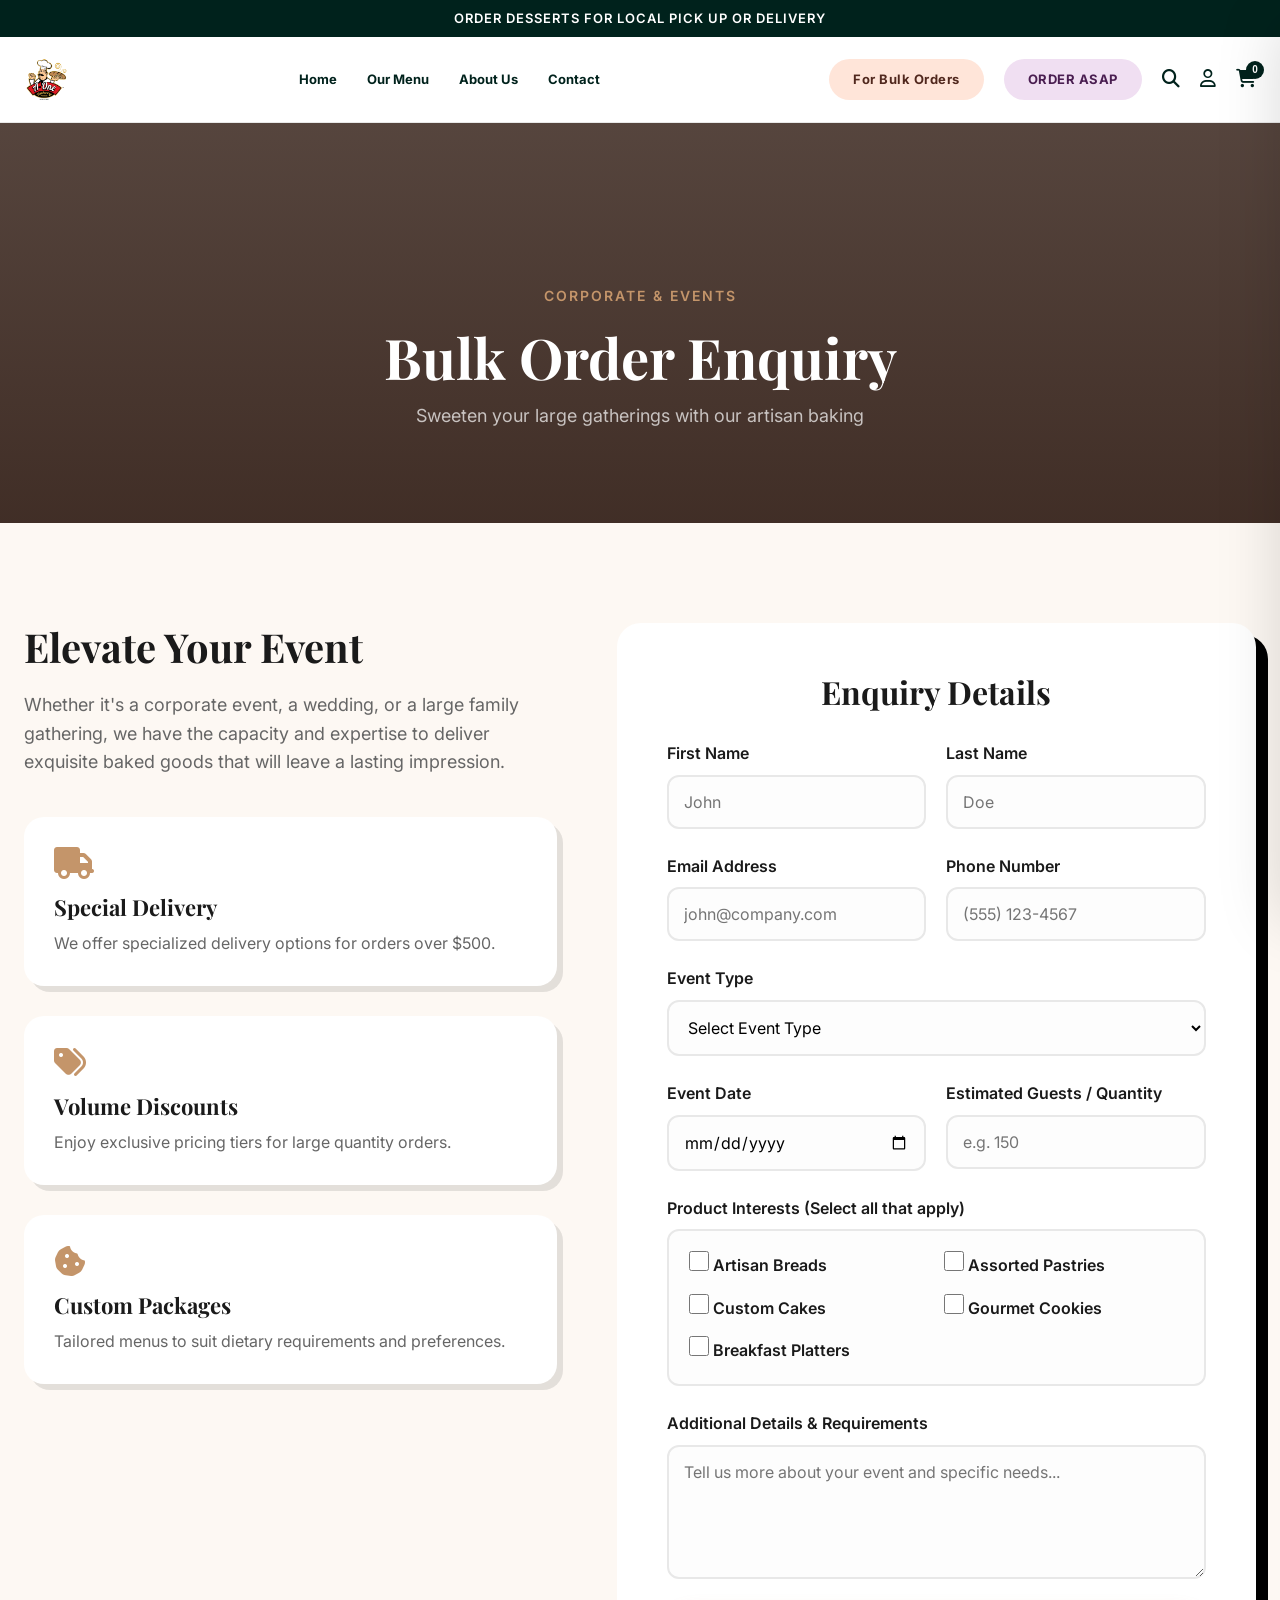
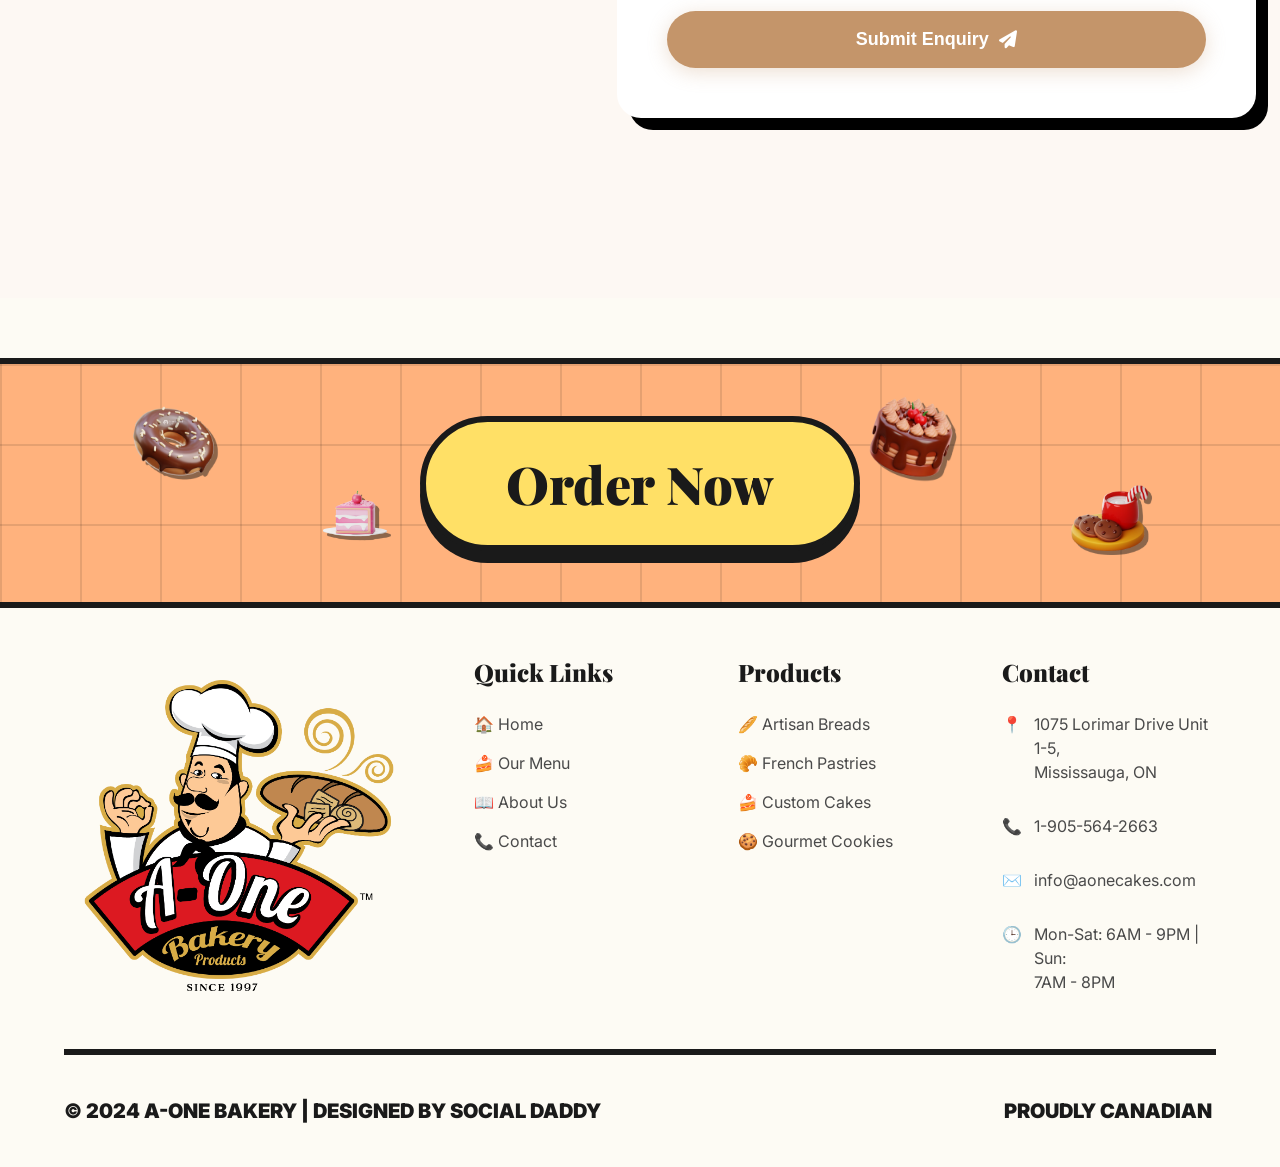
<file: bulkorderenquiry.html>
<!DOCTYPE html>
<html lang="en">

<head>
    <meta charset="UTF-8">
    <meta name="viewport" content="width=device-width, initial-scale=1.0">
    <title>Bulk Order Enquiry | A-ONE BAKERY</title>
    <link rel="stylesheet" href="css/global.css">
    <link rel="stylesheet" href="css/bulkorderenquiry.css">
    <link
        href="https://fonts.googleapis.com/css2?family=Playfair+Display:wght@400;500;600;700;900&family=Inter:wght@300;400;500;600;700&display=swap"
        rel="stylesheet">
    <link rel="stylesheet" href="https://cdnjs.cloudflare.com/ajax/libs/font-awesome/6.4.0/css/all.min.css">
</head>

<body>

    <!-- Announcement Bar -->
    <div class="announcement-bar">
        <p>ORDER DESSERTS FOR LOCAL PICK UP OR DELIVERY</p>
    </div>

    <!-- Navigation -->
    <nav class="navbar" id="navbar">
        <div class="nav-container">
            <a href="index.html" class="logo">
                <img src="assets/a-one-logo1.png" alt="A-ONE Bakery Logo" class="nav-logo-img">
            </a>
            <ul class="nav-links">
                <li><a href="index.html">Home</a></li>
                <li><a href="menu.html">Our Menu</a></li>
                <li><a href="about.html">About Us</a></li>
                <li><a href="contact.html">Contact</a></li>
            </ul>
            <div class="nav-actions">
                <a href="bulkorderenquiry.html" class="bulk-order-btn">For Bulk Orders</a>
                <a href="menu.html" class="order-asap-btn">ORDER ASAP</a>
                <button class="search-btn" id="searchBtn"><i class="fas fa-search"></i></button>
                <button class="user-btn"><i class="far fa-user"></i></button>
                <button class="cart-btn" id="cartBtn">
                    <i class="fas fa-shopping-cart"></i>
                    <span class="cart-count" id="cartCount">0</span>
                </button>
                <button class="mobile-menu-btn" id="mobileMenuBtn">
                    <span></span><span></span><span></span>
                </button>
            </div>
        </div>
    </nav>

    <!-- Search Overlay -->
    <div class="search-overlay" id="searchOverlay">
        <div class="search-content">
            <button class="close-search" id="closeSearch"><i class="fas fa-times"></i></button>
            <input type="text" placeholder="Search our delicious collection..." id="searchInput">
            <div class="search-results" id="searchResults"></div>
        </div>
    </div>

    <!-- Cart Sidebar -->
    <div class="cart-sidebar" id="cartSidebar">
        <div class="cart-header">
            <h3>Your Cart</h3>
            <button class="close-cart" id="closeCart"><i class="fas fa-times"></i></button>
        </div>
        <div class="cart-items" id="cartItems">
            <div class="empty-cart">
                <i class="fas fa-shopping-basket"></i>
                <p>Your cart is empty</p>
                <span>Add some delicious items!</span>
            </div>
        </div>
        <div class="cart-footer">
            <div class="cart-total">
                <span>Total</span>
                <span id="cartTotal">$0.00</span>
            </div>
            <button class="checkout-btn" id="checkoutBtn">Proceed to Checkout</button>
        </div>
    </div>
    <div class="cart-overlay" id="cartOverlay"></div>

    <!-- Mobile Menu -->
    <div class="mobile-menu" id="mobileMenu">
        <button class="close-mobile" id="closeMobile"><i class="fas fa-times"></i></button>
        <ul>
            <li><a href="index.html">Home</a></li>
            <li><a href="menu.html">Our Menu</a></li>
            <li><a href="about.html">About Us</a></li>
            <li><a href="contact.html">Contact</a></li>
        </ul>
    </div>

    <!-- Toast Notification -->
    <div class="toast" id="toast">
        <i class="fas fa-check-circle"></i>
        <span id="toastMessage">Item added to cart!</span>
    </div>

    

<!-- ========== BULK ORDER ENQUIRY PAGE ========== -->
    <section class="page active" id="bulkorder">
        <div class="page-header bulkorder-header">
            <div class="page-header-bg"></div>
            <div class="page-header-content">
                <span class="page-tag">Corporate & Events</span>
                <h1>Bulk Order Enquiry</h1>
                <p>Sweeten your large gatherings with our artisan baking</p>
            </div>
        </div>

        <div class="bulkorder-container">
            <div class="container">
                <div class="bulkorder-wrapper">
                    <div class="bulkorder-info">
                        <h2>Elevate Your Event</h2>
                        <p>Whether it's a corporate event, a wedding, or a large family gathering, we have the capacity and expertise to deliver exquisite baked goods that will leave a lasting impression.</p>
                        
                        <div class="info-highlights">
                            <div class="highlight-box">
                                <i class="fas fa-truck"></i>
                                <h3>Special Delivery</h3>
                                <p>We offer specialized delivery options for orders over $500.</p>
                            </div>
                            <div class="highlight-box">
                                <i class="fas fa-tags"></i>
                                <h3>Volume Discounts</h3>
                                <p>Enjoy exclusive pricing tiers for large quantity orders.</p>
                            </div>
                            <div class="highlight-box">
                                <i class="fas fa-cookie-bite"></i>
                                <h3>Custom Packages</h3>
                                <p>Tailored menus to suit dietary requirements and preferences.</p>
                            </div>
                        </div>
                    </div>

                    <div class="bulkorder-form-container">
                        <form class="bulkorder-form" id="bulkOrderForm">
                            <h3>Enquiry Details</h3>
                            
                            <div class="form-row">
                                <div class="form-group half">
                                    <label>First Name</label>
                                    <input type="text" placeholder="John" required>
                                </div>
                                <div class="form-group half">
                                    <label>Last Name</label>
                                    <input type="text" placeholder="Doe" required>
                                </div>
                            </div>

                            <div class="form-row">
                                <div class="form-group half">
                                    <label>Email Address</label>
                                    <input type="email" placeholder="john@company.com" required>
                                </div>
                                <div class="form-group half">
                                    <label>Phone Number</label>
                                    <input type="tel" placeholder="(555) 123-4567" required>
                                </div>
                            </div>

                            <div class="form-group">
                                <label>Event Type</label>
                                <select id="eventType" required>
                                    <option value="" disabled selected>Select Event Type</option>
                                    <option value="Corporate Event">Corporate Event</option>
                                    <option value="Wedding">Wedding</option>
                                    <option value="Birthday Party">Birthday Party</option>
                                    <option value="Wholesale / Resale">Wholesale / Resale</option>
                                    <option value="Other">Other</option>
                                </select>
                            </div>

                            <div class="form-row" id="eventDetailsRow">
                                <div class="form-group half">
                                    <label>Event Date</label>
                                    <input type="date" id="eventDate" required>
                                </div>
                                <div class="form-group half">
                                    <label>Estimated Guests / Quantity</label>
                                    <input type="number" id="eventGuests" placeholder="e.g. 150" required>
                                </div>
                            </div>

                            <div class="form-group">
                                <label>Product Interests (Select all that apply)</label>
                                <div class="checkbox-grid">
                                    <label class="checkbox-label"><input type="checkbox"> Artisan Breads</label>
                                    <label class="checkbox-label"><input type="checkbox"> Assorted Pastries</label>
                                    <label class="checkbox-label"><input type="checkbox"> Custom Cakes</label>
                                    <label class="checkbox-label"><input type="checkbox"> Gourmet Cookies</label>
                                    <label class="checkbox-label"><input type="checkbox"> Breakfast Platters</label>
                                </div>
                            </div>

                            <div class="form-group">
                                <label>Additional Details & Requirements</label>
                                <textarea placeholder="Tell us more about your event and specific needs..." rows="5"></textarea>
                            </div>

                            <button type="submit" class="btn btn-primary bulk-submit-btn">
                                <span>Submit Enquiry</span>
                                <i class="fas fa-paper-plane"></i>
                            </button>
                        </form>
                    </div>
                </div>
            </div>
        </div>
    </section>

<!-- Premium Footer Section -->
    <footer class="main-footer">
        <!-- Call to Action Grid -->
        <div class="footer-cta-container">
            <div class="footer-grid-bg" id="footerInteractiveGrid">
                <!-- Interactive Floating Icons -->
                <div class="interactive-icon-wrapper icon-1"><img src="assets/icon1.png" class="interactive-icon" alt="Icon 1"></div>
                <div class="interactive-icon-wrapper icon-2"><img src="assets/icon2.png" class="interactive-icon" alt="Icon 2"></div>
                <div class="interactive-icon-wrapper icon-3"><img src="assets/icon3.png" class="interactive-icon" alt="Icon 3"></div>
                <div class="interactive-icon-wrapper icon-4"><img src="assets/icon4.png" class="interactive-icon" alt="Icon 4"></div>
                <div class="interactive-icon-wrapper icon-5"><img src="assets/icon5.png" class="interactive-icon" alt="Icon 5"></div>
                
                <div class="cta-wrapper">
                    <a href="menu.html" class="cta-pill-btn">Order Now</a>
                </div>
            </div>
        </div>

        <!-- Footer Info -->
        <div class="footer-bottom-max">
            <div class="container">
                <div class="footer-max-content">
                    <div class="footer-max-left">
                        <div class="footer-max-logo">
                            <img src="assets/a-one-logo1.png" alt="A-ONE Bakery Logo" class="logo-image-max">
                        </div>
                    </div>
                    <div class="footer-max-right">
                        <div class="footer-links-grid">
                            <!-- Quick Links -->
                            <div class="footer-col">
                                <h4>Quick Links</h4>
                                <ul>
                                    <li><a href="index.html">🏠 Home</a></li>
                                    <li><a href="menu.html">🍰 Our Menu</a></li>
                                    <li><a href="about.html">📖 About Us</a></li>
                                    <li><a href="contact.html">📞 Contact</a></li>
                                </ul>
                            </div>
                            
                            <!-- Products -->
                            <div class="footer-col">
                                <h4>Products</h4>
                                <ul>
                                    <li><a href="#">🥖 Artisan Breads</a></li>
                                    <li><a href="#">🥐 French Pastries</a></li>
                                    <li><a href="#">🍰 Custom Cakes</a></li>
                                    <li><a href="#">🍪 Gourmet Cookies</a></li>
                                </ul>
                            </div>
                            
                            <!-- Contact -->
                            <div class="footer-col">
                                <h4>Contact</h4>
                                <ul class="contact-info">
                                    <li><span class="footer-icon">📍</span> <span class="footer-text">1075 Lorimar Drive Unit 1-5,<br>Mississauga, ON</span></li>
                                    <li><span class="footer-icon">📞</span> <span class="footer-text">1-905-564-2663</span></li>
                                    <li><span class="footer-icon">✉️</span> <span class="footer-text">info@aonecakes.com</span></li>
                                    <li><span class="footer-icon">🕒</span> <span class="footer-text">Mon-Sat: 6AM - 9PM | Sun:<br>7AM - 8PM</span></li>
                                </ul>
                            </div>
                        </div>
                    </div>
                </div>
                <div class="footer-legal-max">
                    <p>&copy; 2024 A-ONE BAKERY | DESIGNED BY SOCIAL DADDY</p>
                    <p>PROUDLY CANADIAN <i class="fas fa-maple-leaf"></i></p>
                </div>
            </div>
        </div>
    </footer>

    <!-- Product Quick View Modal -->
    <div class="modal" id="productModal">
        <div class="modal-content">
            <button class="modal-close" id="modalClose"><i class="fas fa-times"></i></button>
            <div class="modal-body" id="modalBody"></div>
        </div>
    </div>

    <script src="js/global.js"></script>
    <script src="js/bulkorderenquiry.js"></script>
</body>

</html>
</file>
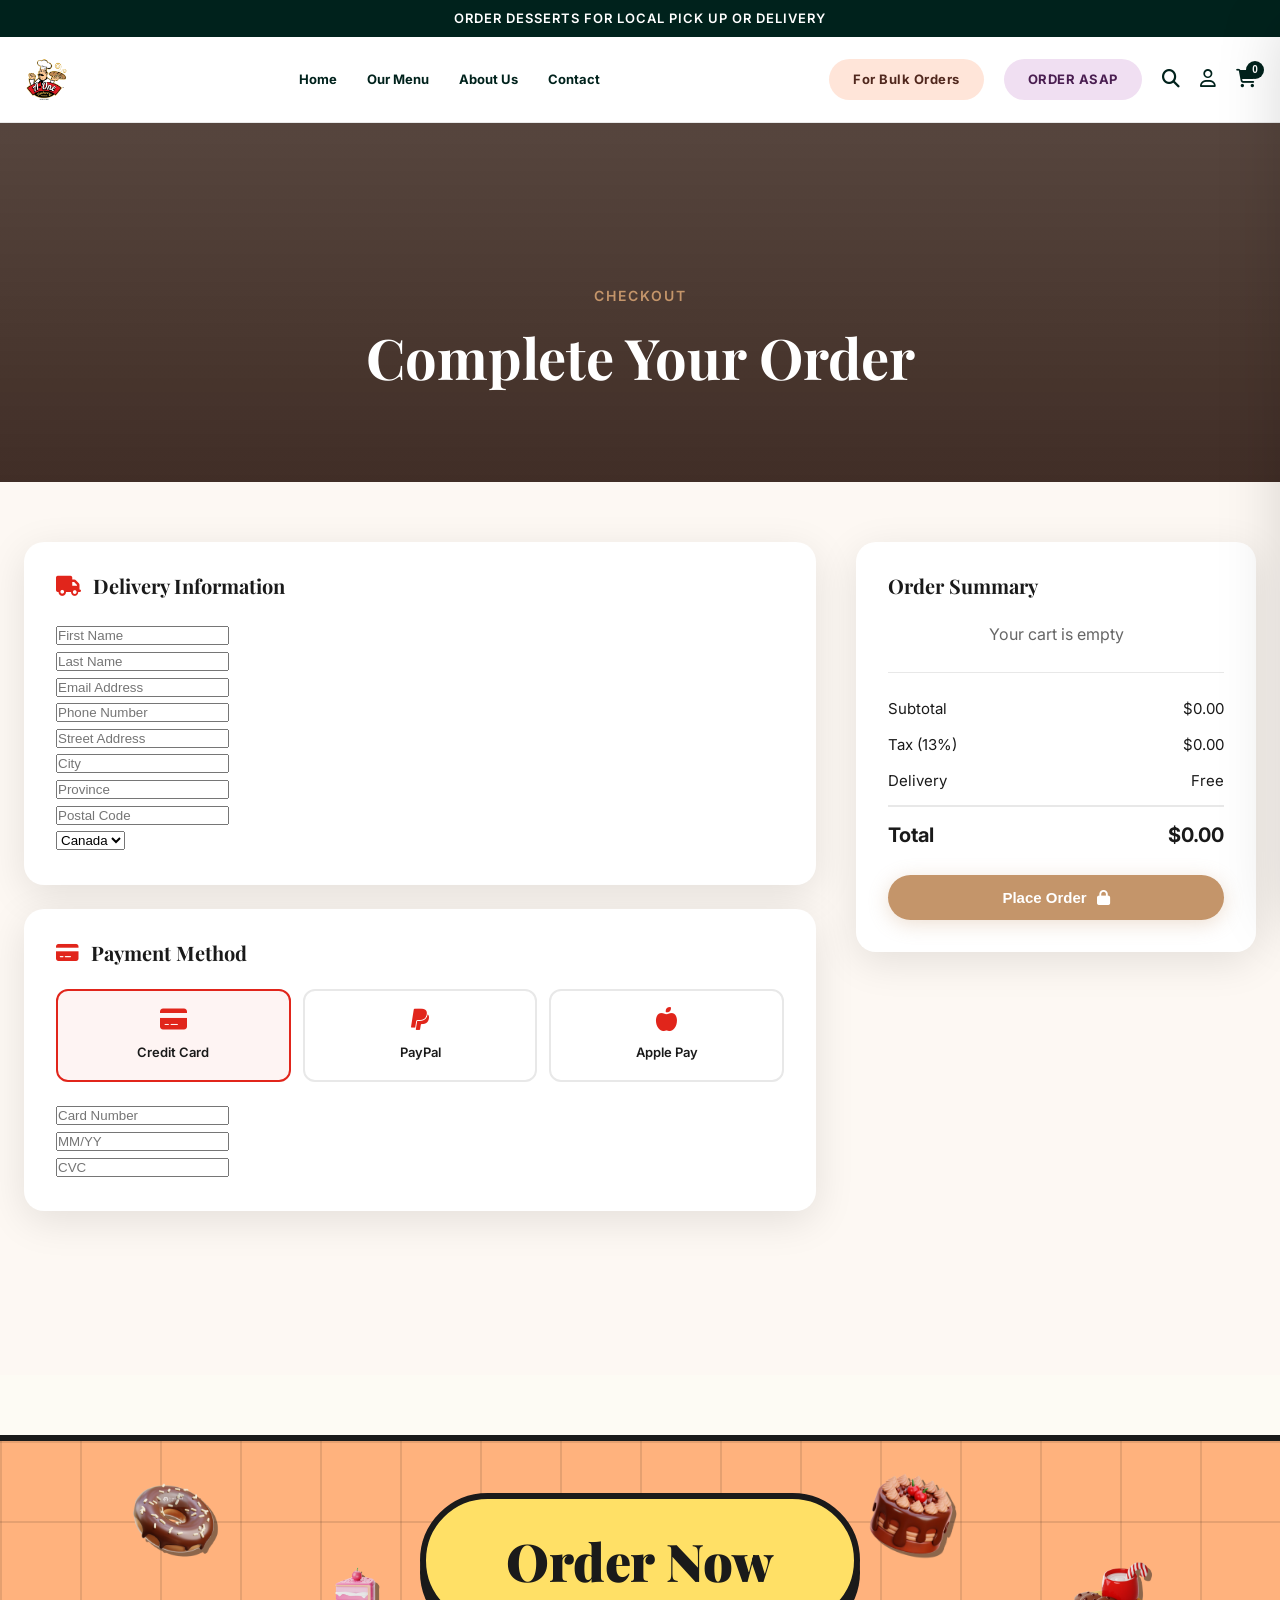
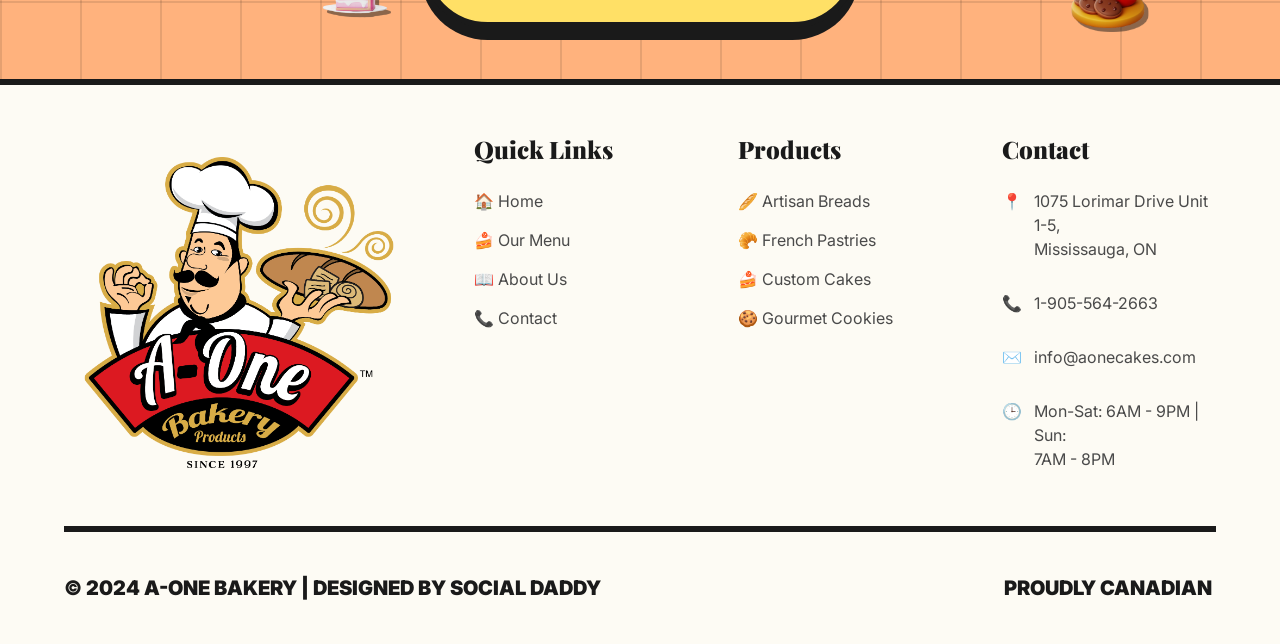
<file: checkout.html>
<!DOCTYPE html>
<html lang="en">

<head>
    <meta charset="UTF-8">
    <meta name="viewport" content="width=device-width, initial-scale=1.0">
    <title>A-ONE BAKERY | Canada's Finest Bakery</title>
    <link rel="stylesheet" href="css/global.css">
    <link rel="stylesheet" href="css/checkout.css">
    <link
        href="https://fonts.googleapis.com/css2?family=Playfair+Display:wght@400;500;600;700;900&family=Inter:wght@300;400;500;600;700&display=swap"
        rel="stylesheet">
    <link rel="stylesheet" href="https://cdnjs.cloudflare.com/ajax/libs/font-awesome/6.4.0/css/all.min.css">
</head>

<body>

    <!-- Announcement Bar -->
    <div class="announcement-bar">
        <p>ORDER DESSERTS FOR LOCAL PICK UP OR DELIVERY</p>
    </div>

    <!-- Navigation -->
    <nav class="navbar" id="navbar">
        <div class="nav-container">
            <a href="index.html" class="logo">
                <img src="assets/a-one-logo1.png" alt="A-ONE Bakery Logo" class="nav-logo-img">
            </a>
            <ul class="nav-links">
                <li><a href="index.html">Home</a></li>
                <li><a href="menu.html">Our Menu</a></li>
                <li><a href="about.html">About Us</a></li>
                <li><a href="contact.html">Contact</a></li>
            </ul>
            <div class="nav-actions">
                <a href="bulkorderenquiry.html" class="bulk-order-btn">For Bulk Orders</a>
                <a href="menu.html" class="order-asap-btn">ORDER ASAP</a>
                <button class="search-btn" id="searchBtn"><i class="fas fa-search"></i></button>
                <button class="user-btn"><i class="far fa-user"></i></button>
                <button class="cart-btn" id="cartBtn">
                    <i class="fas fa-shopping-cart"></i>
                    <span class="cart-count" id="cartCount">0</span>
                </button>
                <button class="mobile-menu-btn" id="mobileMenuBtn">
                    <span></span><span></span><span></span>
                </button>
            </div>
        </div>
    </nav>

    <!-- Search Overlay -->
    <div class="search-overlay" id="searchOverlay">
        <div class="search-content">
            <button class="close-search" id="closeSearch"><i class="fas fa-times"></i></button>
            <input type="text" placeholder="Search our delicious collection..." id="searchInput">
            <div class="search-results" id="searchResults"></div>
        </div>
    </div>

    <!-- Cart Sidebar -->
    <div class="cart-sidebar" id="cartSidebar">
        <div class="cart-header">
            <h3>Your Cart</h3>
            <button class="close-cart" id="closeCart"><i class="fas fa-times"></i></button>
        </div>
        <div class="cart-items" id="cartItems">
            <div class="empty-cart">
                <i class="fas fa-shopping-basket"></i>
                <p>Your cart is empty</p>
                <span>Add some delicious items!</span>
            </div>
        </div>
        <div class="cart-footer">
            <div class="cart-total">
                <span>Total</span>
                <span id="cartTotal">$0.00</span>
            </div>
            <button class="checkout-btn" id="checkoutBtn">Proceed to Checkout</button>
        </div>
    </div>
    <div class="cart-overlay" id="cartOverlay"></div>

    <!-- Mobile Menu -->
    <div class="mobile-menu" id="mobileMenu">
        <button class="close-mobile" id="closeMobile"><i class="fas fa-times"></i></button>
        <ul>
            <li><a href="index.html">Home</a></li>
            <li><a href="menu.html">Our Menu</a></li>
            <li><a href="about.html">About Us</a></li>
            <li><a href="contact.html">Contact</a></li>
        </ul>
    </div>

    <!-- Toast Notification -->
    <div class="toast" id="toast">
        <i class="fas fa-check-circle"></i>
        <span id="toastMessage">Item added to cart!</span>
    </div>

    
<!-- ========== CHECKOUT PAGE ========== -->
    <section class="page" id="checkout">
        <div class="page-header">
            <div class="page-header-bg"></div>
            <div class="page-header-content">
                <span class="page-tag">Checkout</span>
                <h1>Complete Your Order</h1>
            </div>
        </div>
        <div class="checkout-container">
            <div class="container">
                <div class="checkout-grid">
                    <div class="checkout-form">
                        <div class="checkout-section">
                            <h3><i class="fas fa-truck"></i> Delivery Information</h3>
                            <div class="form-row">
                                <div class="form-group">
                                    <input type="text" placeholder="First Name" required>
                                </div>
                                <div class="form-group">
                                    <input type="text" placeholder="Last Name" required>
                                </div>
                            </div>
                            <div class="form-group">
                                <input type="email" placeholder="Email Address" required>
                            </div>
                            <div class="form-group">
                                <input type="tel" placeholder="Phone Number" required>
                            </div>
                            <div class="form-group">
                                <input type="text" placeholder="Street Address" required>
                            </div>
                            <div class="form-row">
                                <div class="form-group">
                                    <input type="text" placeholder="City" required>
                                </div>
                                <div class="form-group">
                                    <input type="text" placeholder="Province" required>
                                </div>
                            </div>
                            <div class="form-row">
                                <div class="form-group">
                                    <input type="text" placeholder="Postal Code" required>
                                </div>
                                <div class="form-group">
                                    <select>
                                        <option>Canada</option>
                                    </select>
                                </div>
                            </div>
                        </div>

                        <div class="checkout-section">
                            <h3><i class="fas fa-credit-card"></i> Payment Method</h3>
                            <div class="payment-methods">
                                <div class="payment-method active">
                                    <i class="fas fa-credit-card"></i>
                                    <span>Credit Card</span>
                                </div>
                                <div class="payment-method">
                                    <i class="fab fa-paypal"></i>
                                    <span>PayPal</span>
                                </div>
                                <div class="payment-method">
                                    <i class="fas fa-apple-alt"></i>
                                    <span>Apple Pay</span>
                                </div>
                            </div>
                            <div class="form-group">
                                <input type="text" placeholder="Card Number">
                            </div>
                            <div class="form-row">
                                <div class="form-group">
                                    <input type="text" placeholder="MM/YY">
                                </div>
                                <div class="form-group">
                                    <input type="text" placeholder="CVC">
                                </div>
                            </div>
                        </div>
                    </div>

                    <div class="checkout-summary">
                        <h3>Order Summary</h3>
                        <div class="checkout-items" id="checkoutItems"></div>
                        <div class="checkout-totals">
                            <div class="total-row">
                                <span>Subtotal</span>
                                <span id="checkoutSubtotal">$0.00</span>
                            </div>
                            <div class="total-row">
                                <span>Tax (13%)</span>
                                <span id="checkoutTax">$0.00</span>
                            </div>
                            <div class="total-row">
                                <span>Delivery</span>
                                <span>Free</span>
                            </div>
                            <div class="total-row grand">
                                <span>Total</span>
                                <span id="checkoutTotal">$0.00</span>
                            </div>
                        </div>
                        <button class="btn btn-primary btn-full" id="placeOrderBtn">
                            <span>Place Order</span>
                            <i class="fas fa-lock"></i>
                        </button>
                    </div>
                </div>
            </div>
        </div>
    </section>
<!-- Premium Footer Section -->
    <footer class="main-footer">
        <!-- Call to Action Grid -->
        <div class="footer-cta-container">
            <div class="footer-grid-bg" id="footerInteractiveGrid">
                <!-- Interactive Floating Icons -->
                <div class="interactive-icon-wrapper icon-1"><img src="assets/icon1.png" class="interactive-icon" alt="Icon 1"></div>
                <div class="interactive-icon-wrapper icon-2"><img src="assets/icon2.png" class="interactive-icon" alt="Icon 2"></div>
                <div class="interactive-icon-wrapper icon-3"><img src="assets/icon3.png" class="interactive-icon" alt="Icon 3"></div>
                <div class="interactive-icon-wrapper icon-4"><img src="assets/icon4.png" class="interactive-icon" alt="Icon 4"></div>
                <div class="interactive-icon-wrapper icon-5"><img src="assets/icon5.png" class="interactive-icon" alt="Icon 5"></div>
                
                <div class="cta-wrapper">
                    <a href="menu.html" class="cta-pill-btn">Order Now</a>
                </div>
            </div>
        </div>

        <!-- Footer Info -->
        <div class="footer-bottom-max">
            <div class="container">
                <div class="footer-max-content">
                    <div class="footer-max-left">
                        <div class="footer-max-logo">
                            <img src="assets/a-one-logo1.png" alt="A-ONE Bakery Logo" class="logo-image-max">
                        </div>
                    </div>
                    <div class="footer-max-right">
                        <div class="footer-links-grid">
                            <!-- Quick Links -->
                            <div class="footer-col">
                                <h4>Quick Links</h4>
                                <ul>
                                    <li><a href="index.html">🏠 Home</a></li>
                                    <li><a href="menu.html">🍰 Our Menu</a></li>
                                    <li><a href="about.html">📖 About Us</a></li>
                                    <li><a href="contact.html">📞 Contact</a></li>
                                </ul>
                            </div>
                            
                            <!-- Products -->
                            <div class="footer-col">
                                <h4>Products</h4>
                                <ul>
                                    <li><a href="#">🥖 Artisan Breads</a></li>
                                    <li><a href="#">🥐 French Pastries</a></li>
                                    <li><a href="#">🍰 Custom Cakes</a></li>
                                    <li><a href="#">🍪 Gourmet Cookies</a></li>
                                </ul>
                            </div>
                            
                            <!-- Contact -->
                            <div class="footer-col">
                                <h4>Contact</h4>
                                <ul class="contact-info">
                                    <li><span class="footer-icon">📍</span> <span class="footer-text">1075 Lorimar Drive Unit 1-5,<br>Mississauga, ON</span></li>
                                    <li><span class="footer-icon">📞</span> <span class="footer-text">1-905-564-2663</span></li>
                                    <li><span class="footer-icon">✉️</span> <span class="footer-text">info@aonecakes.com</span></li>
                                    <li><span class="footer-icon">🕒</span> <span class="footer-text">Mon-Sat: 6AM - 9PM | Sun:<br>7AM - 8PM</span></li>
                                </ul>
                            </div>
                        </div>
                    </div>
                </div>
                <div class="footer-legal-max">
                    <p>&copy; 2024 A-ONE BAKERY | DESIGNED BY SOCIAL DADDY</p>
                    <p>PROUDLY CANADIAN <i class="fas fa-maple-leaf"></i></p>
                </div>
            </div>
        </div>
    </footer>

    <!-- Product Quick View Modal -->
    <div class="modal" id="productModal">
        <div class="modal-content">
            <button class="modal-close" id="modalClose"><i class="fas fa-times"></i></button>
            <div class="modal-body" id="modalBody"></div>
        </div>
    </div>

    <script src="js/global.js"></script>
    <script src="js/checkout.js"></script>
</body>

</html>
</file>
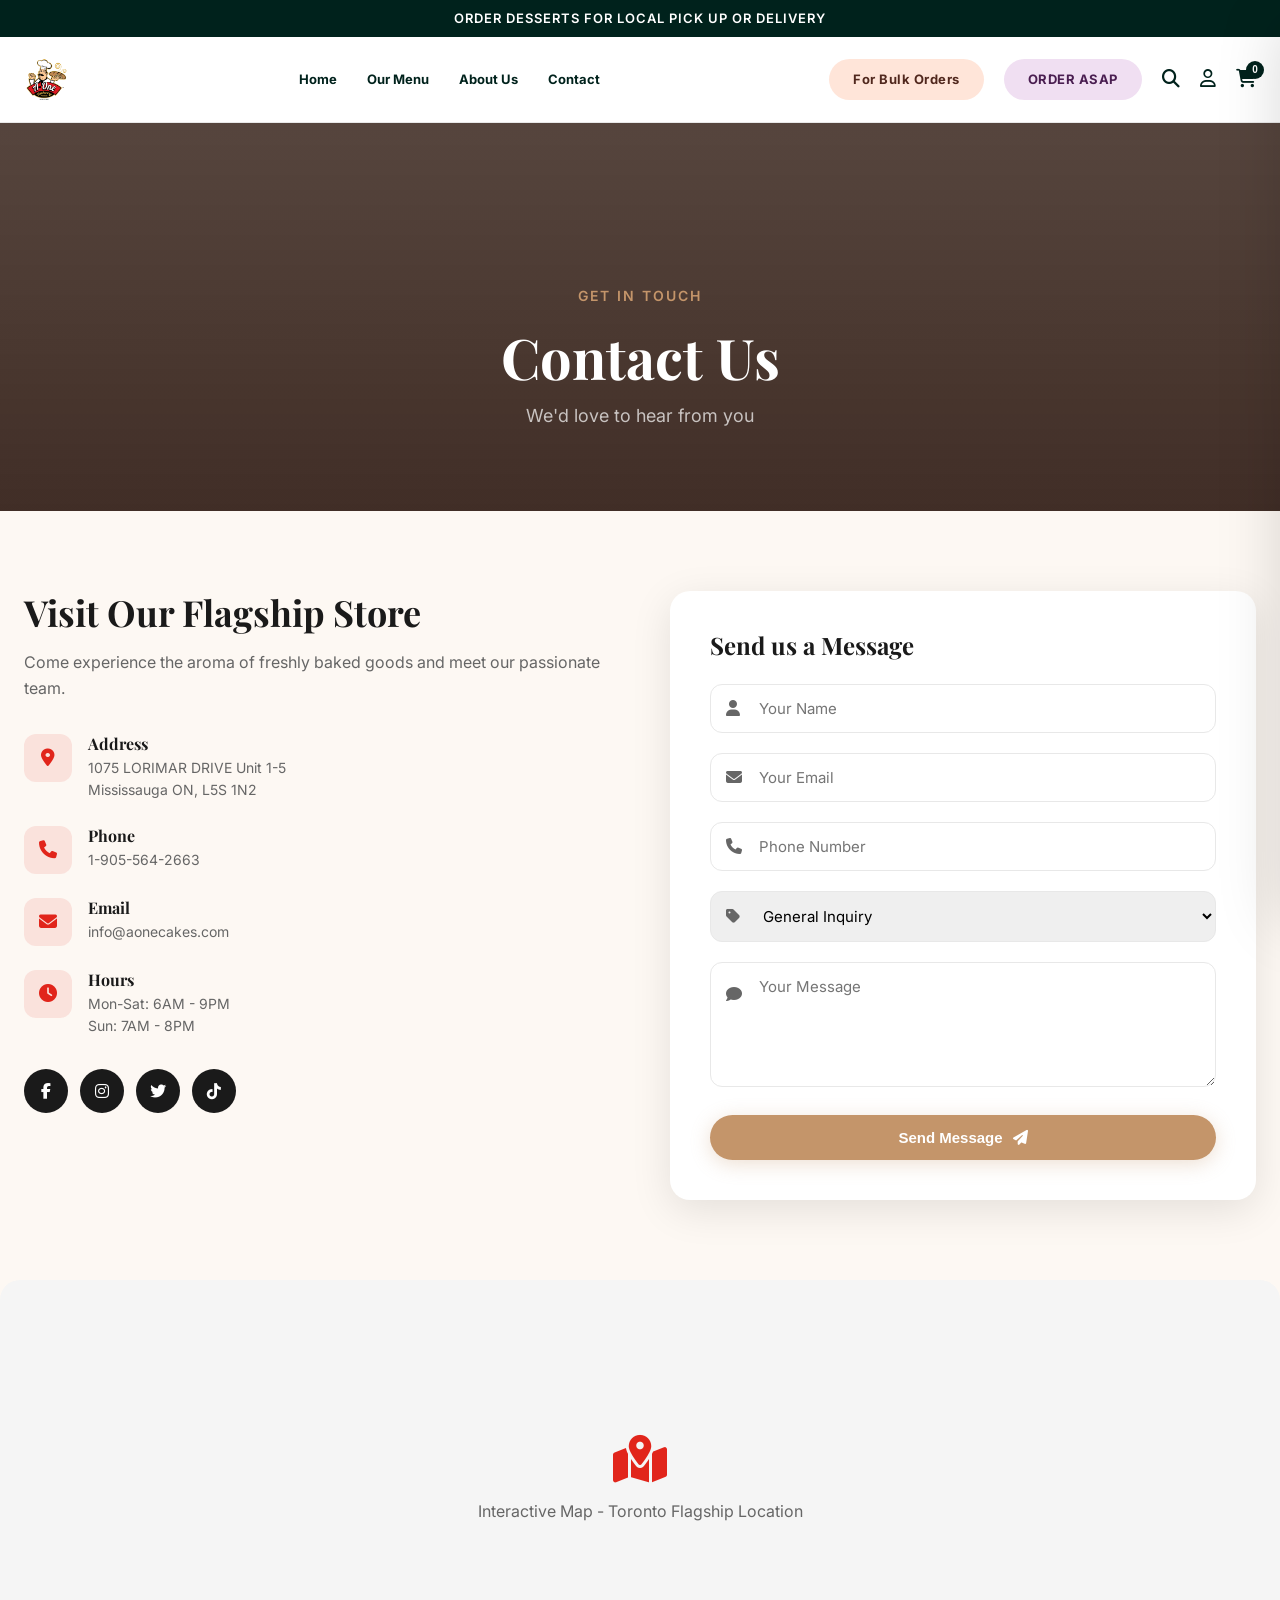
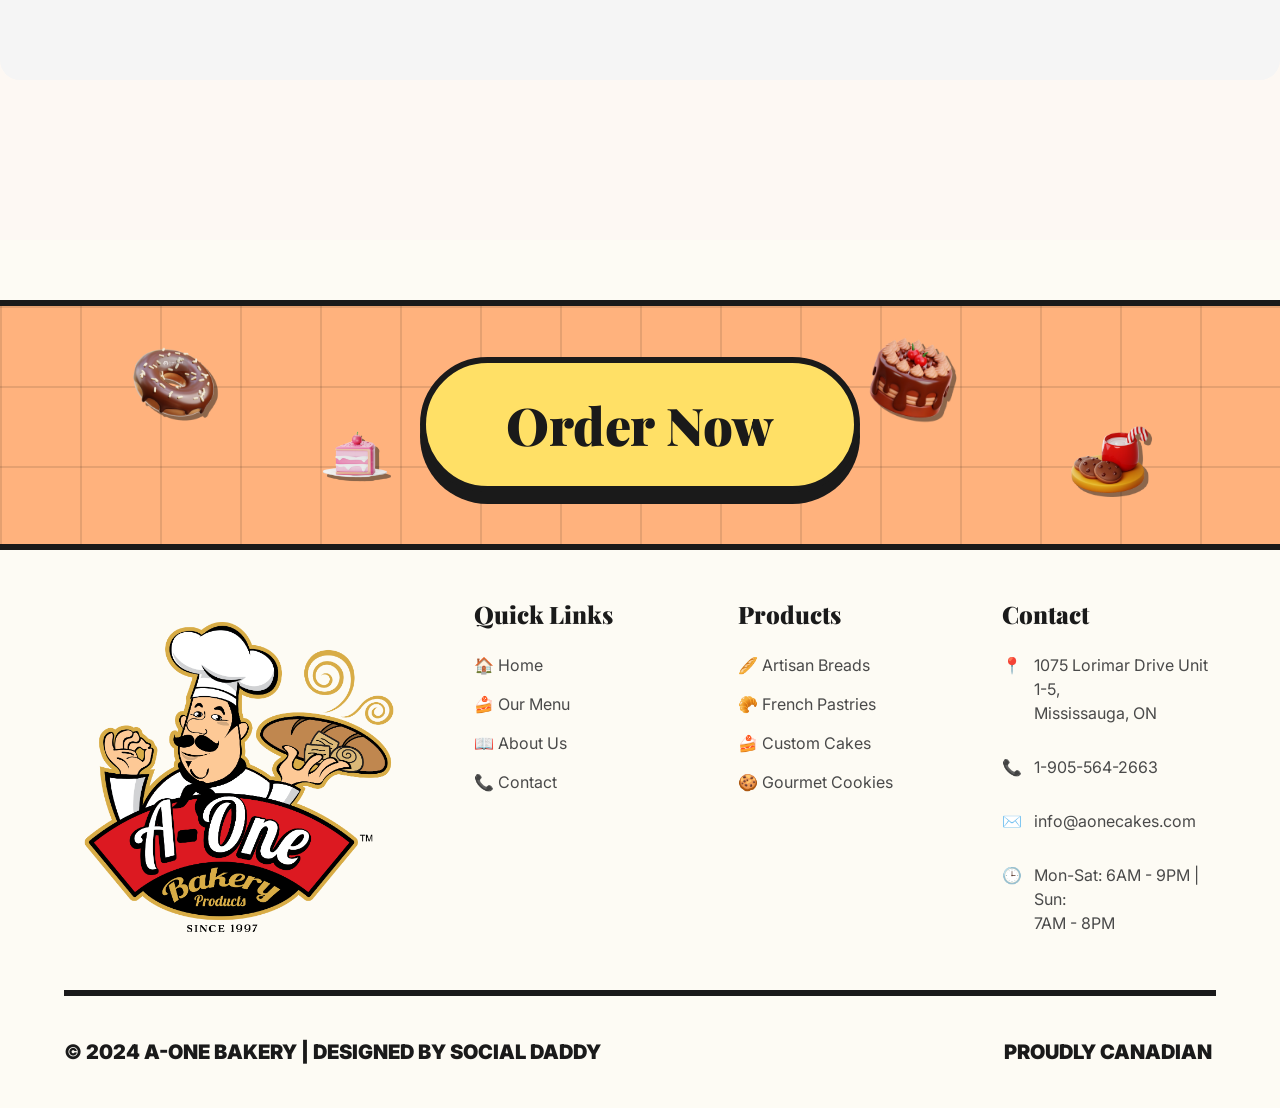
<file: contact.html>
<!DOCTYPE html>
<html lang="en">

<head>
    <meta charset="UTF-8">
    <meta name="viewport" content="width=device-width, initial-scale=1.0">
    <title>A-ONE BAKERY | Canada's Finest Bakery</title>
    <link rel="stylesheet" href="css/global.css">
    <link rel="stylesheet" href="css/contact.css">
    <link
        href="https://fonts.googleapis.com/css2?family=Playfair+Display:wght@400;500;600;700;900&family=Inter:wght@300;400;500;600;700&display=swap"
        rel="stylesheet">
    <link rel="stylesheet" href="https://cdnjs.cloudflare.com/ajax/libs/font-awesome/6.4.0/css/all.min.css">
</head>

<body>

    <!-- Announcement Bar -->
    <div class="announcement-bar">
        <p>ORDER DESSERTS FOR LOCAL PICK UP OR DELIVERY</p>
    </div>

    <!-- Navigation -->
    <nav class="navbar" id="navbar">
        <div class="nav-container">
            <a href="index.html" class="logo">
                <img src="assets/a-one-logo1.png" alt="A-ONE Bakery Logo" class="nav-logo-img">
            </a>
            <ul class="nav-links">
                <li><a href="index.html">Home</a></li>
                <li><a href="menu.html">Our Menu</a></li>
                <li><a href="about.html">About Us</a></li>
                <li><a href="contact.html">Contact</a></li>
            </ul>
            <div class="nav-actions">
                <a href="bulkorderenquiry.html" class="bulk-order-btn">For Bulk Orders</a>
                <a href="menu.html" class="order-asap-btn">ORDER ASAP</a>
                <button class="search-btn" id="searchBtn"><i class="fas fa-search"></i></button>
                <button class="user-btn"><i class="far fa-user"></i></button>
                <button class="cart-btn" id="cartBtn">
                    <i class="fas fa-shopping-cart"></i>
                    <span class="cart-count" id="cartCount">0</span>
                </button>
                <button class="mobile-menu-btn" id="mobileMenuBtn">
                    <span></span><span></span><span></span>
                </button>
            </div>
        </div>
    </nav>

    <!-- Search Overlay -->
    <div class="search-overlay" id="searchOverlay">
        <div class="search-content">
            <button class="close-search" id="closeSearch"><i class="fas fa-times"></i></button>
            <input type="text" placeholder="Search our delicious collection..." id="searchInput">
            <div class="search-results" id="searchResults"></div>
        </div>
    </div>

    <!-- Cart Sidebar -->
    <div class="cart-sidebar" id="cartSidebar">
        <div class="cart-header">
            <h3>Your Cart</h3>
            <button class="close-cart" id="closeCart"><i class="fas fa-times"></i></button>
        </div>
        <div class="cart-items" id="cartItems">
            <div class="empty-cart">
                <i class="fas fa-shopping-basket"></i>
                <p>Your cart is empty</p>
                <span>Add some delicious items!</span>
            </div>
        </div>
        <div class="cart-footer">
            <div class="cart-total">
                <span>Total</span>
                <span id="cartTotal">$0.00</span>
            </div>
            <button class="checkout-btn" id="checkoutBtn">Proceed to Checkout</button>
        </div>
    </div>
    <div class="cart-overlay" id="cartOverlay"></div>

    <!-- Mobile Menu -->
    <div class="mobile-menu" id="mobileMenu">
        <button class="close-mobile" id="closeMobile"><i class="fas fa-times"></i></button>
        <ul>
            <li><a href="index.html">Home</a></li>
            <li><a href="menu.html">Our Menu</a></li>
            <li><a href="about.html">About Us</a></li>
            <li><a href="contact.html" class="nav-link active">Contact</a></li>
        </ul>
    </div>

    <!-- Toast Notification -->
    <div class="toast" id="toast">
        <i class="fas fa-check-circle"></i>
        <span id="toastMessage">Item added to cart!</span>
    </div>

    
<!-- ========== CONTACT PAGE ========== -->
    <section class="page" id="contact">
        <div class="page-header contact-header">
            <div class="page-header-bg"></div>
            <div class="page-header-content">
                <span class="page-tag">Get in Touch</span>
                <h1>Contact Us</h1>
                <p>We'd love to hear from you</p>
            </div>
        </div>

        <div class="contact-container">
            <div class="container">
                <div class="contact-grid">
                    <div class="contact-info">
                        <h2>Visit Our Flagship Store</h2>
                        <p>Come experience the aroma of freshly baked goods and meet our passionate team.</p>

                        <div class="contact-details">
                            <div class="contact-item">
                                <i class="fas fa-map-marker-alt"></i>
                                <div>
                                    <h4>Address</h4>
                                    <p>1075 LORIMAR DRIVE Unit 1-5<br>Mississauga ON, L5S 1N2</p>
                                </div>
                            </div>
                            <div class="contact-item">
                                <i class="fas fa-phone"></i>
                                <div>
                                    <h4>Phone</h4>
                                    <p>1-905-564-2663</p>
                                </div>
                            </div>
                            <div class="contact-item">
                                <i class="fas fa-envelope"></i>
                                <div>
                                    <h4>Email</h4>
                                    <p>info@aonecakes.com</p>
                                </div>
                            </div>
                            <div class="contact-item">
                                <i class="fas fa-clock"></i>
                                <div>
                                    <h4>Hours</h4>
                                    <p>Mon-Sat: 6AM - 9PM<br>Sun: 7AM - 8PM</p>
                                </div>
                            </div>
                        </div>

                        <div class="social-links">
                            <a href="#"><i class="fab fa-facebook-f"></i></a>
                            <a href="#"><i class="fab fa-instagram"></i></a>
                            <a href="#"><i class="fab fa-twitter"></i></a>
                            <a href="#"><i class="fab fa-tiktok"></i></a>
                        </div>
                    </div>

                    <div class="contact-form-wrapper">
                        <form class="contact-form" id="contactForm">
                            <h3>Send us a Message</h3>
                            <div class="form-group">
                                <input type="text" placeholder="Your Name" required>
                                <i class="fas fa-user"></i>
                            </div>
                            <div class="form-group">
                                <input type="email" placeholder="Your Email" required>
                                <i class="fas fa-envelope"></i>
                            </div>
                            <div class="form-group">
                                <input type="tel" placeholder="Phone Number">
                                <i class="fas fa-phone"></i>
                            </div>
                            <div class="form-group">
                                <select>
                                    <option>General Inquiry</option>
                                    <option>Custom Order</option>
                                    <option>Catering</option>
                                    <option>Feedback</option>
                                    <option>Franchise</option>
                                </select>
                                <i class="fas fa-tag"></i>
                            </div>
                            <div class="form-group">
                                <textarea placeholder="Your Message" rows="5" required></textarea>
                                <i class="fas fa-comment"></i>
                            </div>
                            <button type="submit" class="btn btn-primary btn-full">
                                <span>Send Message</span>
                                <i class="fas fa-paper-plane"></i>
                            </button>
                        </form>
                    </div>
                </div>
            </div>
        </div>

        <div class="map-section">
            <div class="map-placeholder">
                <i class="fas fa-map-marked-alt"></i>
                <p>Interactive Map - Toronto Flagship Location</p>
            </div>
        </div>
    </section>
<!-- Premium Footer Section -->
    <footer class="main-footer">
        <!-- Call to Action Grid -->
        <div class="footer-cta-container">
            <div class="footer-grid-bg" id="footerInteractiveGrid">
                <!-- Interactive Floating Icons -->
                <div class="interactive-icon-wrapper icon-1"><img src="assets/icon1.png" class="interactive-icon" alt="Icon 1"></div>
                <div class="interactive-icon-wrapper icon-2"><img src="assets/icon2.png" class="interactive-icon" alt="Icon 2"></div>
                <div class="interactive-icon-wrapper icon-3"><img src="assets/icon3.png" class="interactive-icon" alt="Icon 3"></div>
                <div class="interactive-icon-wrapper icon-4"><img src="assets/icon4.png" class="interactive-icon" alt="Icon 4"></div>
                <div class="interactive-icon-wrapper icon-5"><img src="assets/icon5.png" class="interactive-icon" alt="Icon 5"></div>
                
                <div class="cta-wrapper">
                    <a href="menu.html" class="cta-pill-btn">Order Now</a>
                </div>
            </div>
        </div>

        <!-- Footer Info -->
        <div class="footer-bottom-max">
            <div class="container">
                <div class="footer-max-content">
                    <div class="footer-max-left">
                        <div class="footer-max-logo">
                            <img src="assets/a-one-logo1.png" alt="A-ONE Bakery Logo" class="logo-image-max">
                        </div>
                    </div>
                    <div class="footer-max-right">
                        <div class="footer-links-grid">
                            <!-- Quick Links -->
                            <div class="footer-col">
                                <h4>Quick Links</h4>
                                <ul>
                                    <li><a href="index.html">🏠 Home</a></li>
                                    <li><a href="menu.html">🍰 Our Menu</a></li>
                                    <li><a href="about.html">📖 About Us</a></li>
                                    <li><a href="contact.html">📞 Contact</a></li>
                                </ul>
                            </div>
                            
                            <!-- Products -->
                            <div class="footer-col">
                                <h4>Products</h4>
                                <ul>
                                    <li><a href="#">🥖 Artisan Breads</a></li>
                                    <li><a href="#">🥐 French Pastries</a></li>
                                    <li><a href="#">🍰 Custom Cakes</a></li>
                                    <li><a href="#">🍪 Gourmet Cookies</a></li>
                                </ul>
                            </div>
                            
                            <!-- Contact -->
                            <div class="footer-col">
                                <h4>Contact</h4>
                                <ul class="contact-info">
                                    <li><span class="footer-icon">📍</span> <span class="footer-text">1075 Lorimar Drive Unit 1-5,<br>Mississauga, ON</span></li>
                                    <li><span class="footer-icon">📞</span> <span class="footer-text">1-905-564-2663</span></li>
                                    <li><span class="footer-icon">✉️</span> <span class="footer-text">info@aonecakes.com</span></li>
                                    <li><span class="footer-icon">🕒</span> <span class="footer-text">Mon-Sat: 6AM - 9PM | Sun:<br>7AM - 8PM</span></li>
                                </ul>
                            </div>
                        </div>
                    </div>
                </div>
                <div class="footer-legal-max">
                    <p>&copy; 2024 A-ONE BAKERY | DESIGNED BY SOCIAL DADDY</p>
                    <p>PROUDLY CANADIAN <i class="fas fa-maple-leaf"></i></p>
                </div>
            </div>
        </div>
    </footer>

    <!-- Product Quick View Modal -->
    <div class="modal" id="productModal">
        <div class="modal-content">
            <button class="modal-close" id="modalClose"><i class="fas fa-times"></i></button>
            <div class="modal-body" id="modalBody"></div>
        </div>
    </div>

    <script src="js/global.js"></script>
    <script src="js/contact.js"></script>
</body>

</html>
</file>
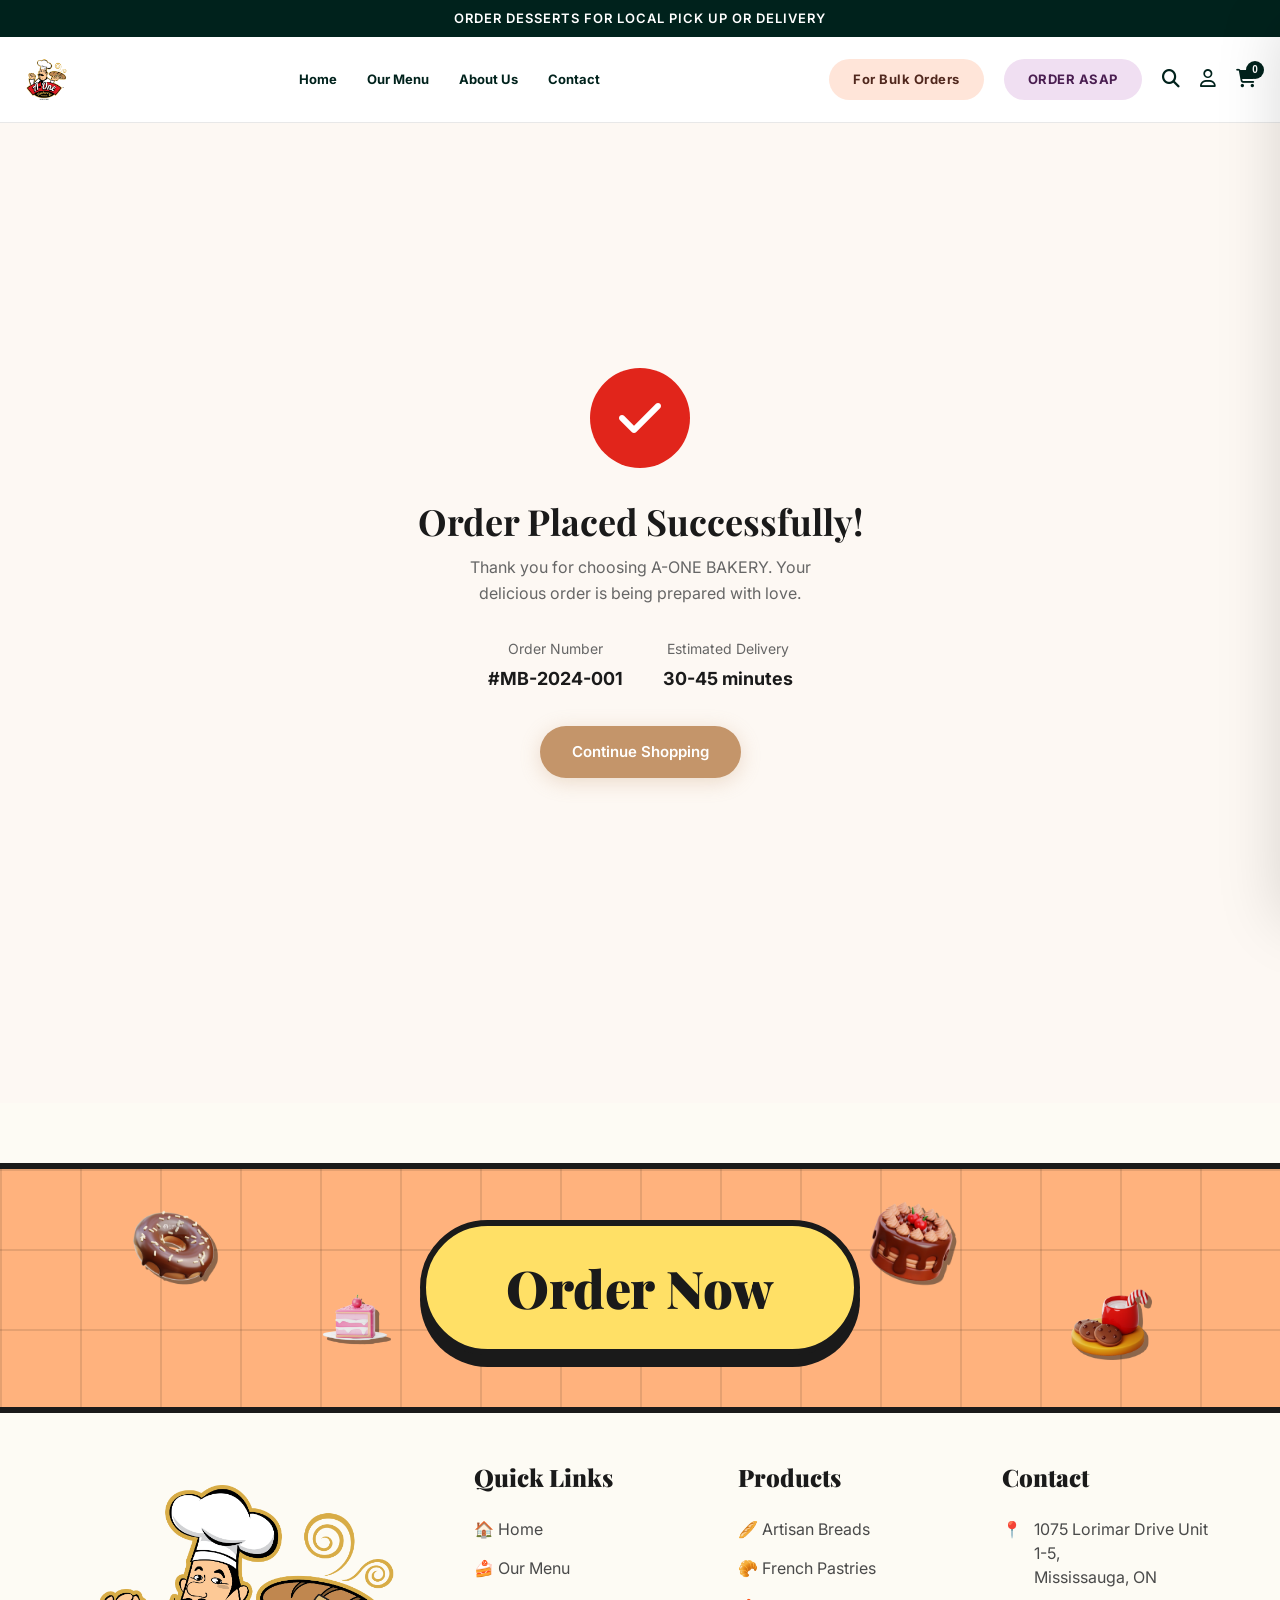
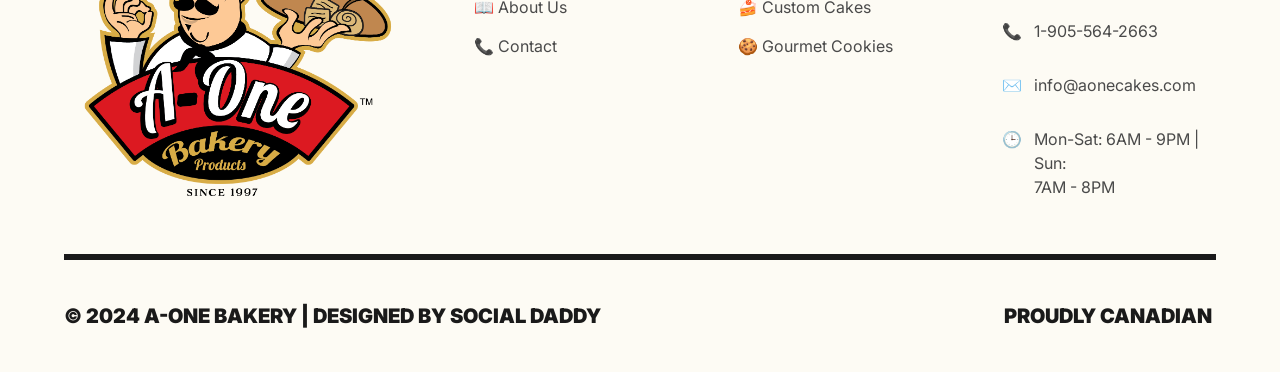
<file: success.html>
<!DOCTYPE html>
<html lang="en">

<head>
    <meta charset="UTF-8">
    <meta name="viewport" content="width=device-width, initial-scale=1.0">
    <title>A-ONE BAKERY | Canada's Finest Bakery</title>
    <link rel="stylesheet" href="css/global.css">
    <link rel="stylesheet" href="css/success.css">
    <link
        href="https://fonts.googleapis.com/css2?family=Playfair+Display:wght@400;500;600;700;900&family=Inter:wght@300;400;500;600;700&display=swap"
        rel="stylesheet">
    <link rel="stylesheet" href="https://cdnjs.cloudflare.com/ajax/libs/font-awesome/6.4.0/css/all.min.css">
</head>

<body>

    <!-- Announcement Bar -->
    <div class="announcement-bar">
        <p>ORDER DESSERTS FOR LOCAL PICK UP OR DELIVERY</p>
    </div>

    <!-- Navigation -->
    <nav class="navbar" id="navbar">
        <div class="nav-container">
            <a href="index.html" class="logo">
                <img src="assets/a-one-logo1.png" alt="A-ONE Bakery Logo" class="nav-logo-img">
            </a>
            <ul class="nav-links">
                <li><a href="index.html">Home</a></li>
                <li><a href="menu.html">Our Menu</a></li>
                <li><a href="about.html">About Us</a></li>
                <li><a href="contact.html">Contact</a></li>
            </ul>
            <div class="nav-actions">
                <a href="bulkorderenquiry.html" class="bulk-order-btn">For Bulk Orders</a>
                <a href="menu.html" class="order-asap-btn">ORDER ASAP</a>
                <button class="search-btn" id="searchBtn"><i class="fas fa-search"></i></button>
                <button class="user-btn"><i class="far fa-user"></i></button>
                <button class="cart-btn" id="cartBtn">
                    <i class="fas fa-shopping-cart"></i>
                    <span class="cart-count" id="cartCount">0</span>
                </button>
                <button class="mobile-menu-btn" id="mobileMenuBtn">
                    <span></span><span></span><span></span>
                </button>
            </div>
        </div>
    </nav>

    <!-- Search Overlay -->
    <div class="search-overlay" id="searchOverlay">
        <div class="search-content">
            <button class="close-search" id="closeSearch"><i class="fas fa-times"></i></button>
            <input type="text" placeholder="Search our delicious collection..." id="searchInput">
            <div class="search-results" id="searchResults"></div>
        </div>
    </div>

    <!-- Cart Sidebar -->
    <div class="cart-sidebar" id="cartSidebar">
        <div class="cart-header">
            <h3>Your Cart</h3>
            <button class="close-cart" id="closeCart"><i class="fas fa-times"></i></button>
        </div>
        <div class="cart-items" id="cartItems">
            <div class="empty-cart">
                <i class="fas fa-shopping-basket"></i>
                <p>Your cart is empty</p>
                <span>Add some delicious items!</span>
            </div>
        </div>
        <div class="cart-footer">
            <div class="cart-total">
                <span>Total</span>
                <span id="cartTotal">$0.00</span>
            </div>
            <button class="checkout-btn" id="checkoutBtn">Proceed to Checkout</button>
        </div>
    </div>
    <div class="cart-overlay" id="cartOverlay"></div>

    <!-- Mobile Menu -->
    <div class="mobile-menu" id="mobileMenu">
        <button class="close-mobile" id="closeMobile"><i class="fas fa-times"></i></button>
        <ul>
            <li><a href="index.html">Home</a></li>
            <li><a href="menu.html">Our Menu</a></li>
            <li><a href="about.html">About Us</a></li>
            <li><a href="contact.html">Contact</a></li>
        </ul>
    </div>

    <!-- Toast Notification -->
    <div class="toast" id="toast">
        <i class="fas fa-check-circle"></i>
        <span id="toastMessage">Item added to cart!</span>
    </div>

    
<!-- ========== ORDER SUCCESS PAGE ========== -->
    <section class="page active" id="success">
        <div class="success-container">
            <div class="success-icon">
                <i class="fas fa-check"></i>
            </div>
            <h1>Order Placed Successfully!</h1>
            <p>Thank you for choosing A-ONE BAKERY. Your delicious order is being prepared with love.</p>
            <div class="success-details">
                <div class="success-detail">
                    <span>Order Number</span>
                    <strong id="orderNumber">#MB-2024-001</strong>
                </div>
                <div class="success-detail">
                    <span>Estimated Delivery</span>
                    <strong>30-45 minutes</strong>
                </div>
            </div>
            <a href="#home" class="btn btn-primary" data-page="home">Continue Shopping</a>
        </div>
    </section>
<!-- Premium Footer Section -->
    <footer class="main-footer">
        <!-- Call to Action Grid -->
        <div class="footer-cta-container">
            <div class="footer-grid-bg" id="footerInteractiveGrid">
                <!-- Interactive Floating Icons -->
                <div class="interactive-icon-wrapper icon-1"><img src="assets/icon1.png" class="interactive-icon" alt="Icon 1"></div>
                <div class="interactive-icon-wrapper icon-2"><img src="assets/icon2.png" class="interactive-icon" alt="Icon 2"></div>
                <div class="interactive-icon-wrapper icon-3"><img src="assets/icon3.png" class="interactive-icon" alt="Icon 3"></div>
                <div class="interactive-icon-wrapper icon-4"><img src="assets/icon4.png" class="interactive-icon" alt="Icon 4"></div>
                <div class="interactive-icon-wrapper icon-5"><img src="assets/icon5.png" class="interactive-icon" alt="Icon 5"></div>
                
                <div class="cta-wrapper">
                    <a href="menu.html" class="cta-pill-btn">Order Now</a>
                </div>
            </div>
        </div>

        <!-- Footer Info -->
        <div class="footer-bottom-max">
            <div class="container">
                <div class="footer-max-content">
                    <div class="footer-max-left">
                        <div class="footer-max-logo">
                            <img src="assets/a-one-logo1.png" alt="A-ONE Bakery Logo" class="logo-image-max">
                        </div>
                    </div>
                    <div class="footer-max-right">
                        <div class="footer-links-grid">
                            <!-- Quick Links -->
                            <div class="footer-col">
                                <h4>Quick Links</h4>
                                <ul>
                                    <li><a href="index.html">🏠 Home</a></li>
                                    <li><a href="menu.html">🍰 Our Menu</a></li>
                                    <li><a href="about.html">📖 About Us</a></li>
                                    <li><a href="contact.html">📞 Contact</a></li>
                                </ul>
                            </div>
                            
                            <!-- Products -->
                            <div class="footer-col">
                                <h4>Products</h4>
                                <ul>
                                    <li><a href="#">🥖 Artisan Breads</a></li>
                                    <li><a href="#">🥐 French Pastries</a></li>
                                    <li><a href="#">🍰 Custom Cakes</a></li>
                                    <li><a href="#">🍪 Gourmet Cookies</a></li>
                                </ul>
                            </div>
                            
                            <!-- Contact -->
                            <div class="footer-col">
                                <h4>Contact</h4>
                                <ul class="contact-info">
                                    <li><span class="footer-icon">📍</span> <span class="footer-text">1075 Lorimar Drive Unit 1-5,<br>Mississauga, ON</span></li>
                                    <li><span class="footer-icon">📞</span> <span class="footer-text">1-905-564-2663</span></li>
                                    <li><span class="footer-icon">✉️</span> <span class="footer-text">info@aonecakes.com</span></li>
                                    <li><span class="footer-icon">🕒</span> <span class="footer-text">Mon-Sat: 6AM - 9PM | Sun:<br>7AM - 8PM</span></li>
                                </ul>
                            </div>
                        </div>
                    </div>
                </div>
                <div class="footer-legal-max">
                    <p>&copy; 2024 A-ONE BAKERY | DESIGNED BY SOCIAL DADDY</p>
                    <p>PROUDLY CANADIAN <i class="fas fa-maple-leaf"></i></p>
                </div>
            </div>
        </div>
    </footer>

    <!-- Product Quick View Modal -->
    <div class="modal" id="productModal">
        <div class="modal-content">
            <button class="modal-close" id="modalClose"><i class="fas fa-times"></i></button>
            <div class="modal-body" id="modalBody"></div>
        </div>
    </div>

    <script src="js/global.js"></script>
    <script src="js/success.js"></script>
</body>

</html>
</file>
<file: css/global.css>
/* ========================================
   A-ONE BAKERY - PREMIUM STYLES
   Canada's Finest Bakery Chain
======================================== */

:root {
    --primary: #C4956A;
    --primary-dark: #A67B5B;
    --primary-light: #E8D5C4;
    --secondary: #1A1A1A; /* Deep Charcoal to match Logo Black */
    --logo-red: #E1251B; /* Direct Logo Red */
    --accent: #D4A574;
    --gold: #D4AF37;
    --cream: #FDF8F3;
    --white: #FFFFFF;
    --dark: #1A1A1A;
    --gray: #666666;
    --light-gray: #F5F5F5;
    --border: #E8E8E8;
    --shadow: 0 10px 40px rgba(0, 0, 0, 0.1);
    --shadow-lg: 0 20px 60px rgba(0, 0, 0, 0.15);
    --transition: all 0.3s cubic-bezier(0.4, 0, 0.2, 1);
    --transition-slow: all 0.6s cubic-bezier(0.4, 0, 0.2, 1);
}

* {
    margin: 0;
    padding: 0;
    box-sizing: border-box;
}

html, body {
    cursor: url('../assets/cursor_icon5.png') 24 24, auto !important;
    scroll-behavior: smooth;
}

body {
    font-family: 'Inter', sans-serif;
    background: var(--cream);
    color: var(--dark);
    overflow-x: hidden;
    line-height: 1.6;
    user-select: none;
    -webkit-user-select: none;
}

a, button, .category-card, .product-card, .btn, input, select, textarea {
    cursor: url('../assets/cursor_icon5.png') 24 24, pointer !important;
}

img, video {
    -webkit-user-drag: none;
    user-drag: none;
    pointer-events: auto; /* Keep links clickable */
}


h1,
h2,
h3,
h4,
h5,
h6 {
    font-family: 'Playfair Display', serif;
    font-weight: 700;
    line-height: 1.2;
}

a {
    text-decoration: none;
    color: inherit;
}

ul {
    list-style: none;
}

img {
    max-width: 100%;
    display: block;
}

.container {
    max-width: 1280px;
    margin: 0 auto;
    padding: 0 24px;
}

/* ========================================
   BUTTONS
======================================== */
.btn {
    display: inline-flex;
    align-items: center;
    gap: 10px;
    padding: 14px 32px;
    border-radius: 50px;
    font-weight: 600;
    font-size: 15px;
    cursor: pointer;
    border: none;
    transition: var(--transition);
    position: relative;
    overflow: hidden;
}

.btn-primary {
    background: var(--primary);
    color: var(--white);
    box-shadow: 0 4px 20px rgba(196, 149, 106, 0.3);
}

.btn-primary:hover {
    background: var(--primary-dark);
    transform: translateY(-2px);
    box-shadow: 0 8px 30px rgba(196, 149, 106, 0.4);
}

.btn-outline {
    background: transparent;
    color: var(--white);
    border: 2px solid rgba(255, 255, 255, 0.3);
}

.btn-outline:hover {
    background: var(--white);
    color: var(--secondary);
    border-color: var(--white);
}

.btn-white {
    background: var(--white);
    color: var(--secondary);
}

.btn-white:hover {
    background: var(--primary);
    color: var(--white);
}

.btn-full {
    width: 100%;
    justify-content: center;
}

/* ========================================
   SPLASH SCREEN
======================================== */
.splash-screen {
    position: fixed;
    top: 0;
    left: 0;
    width: 100%;
    height: 100%;
    background: #ffffff;
    z-index: 99999;
    display: flex;
    align-items: center;
    justify-content: center;
    transition: opacity 1s ease-in-out, visibility 1s;
    overflow: hidden;
}

.splash-video {
    position: absolute;
    top: 0;
    left: 0;
    width: 100%;
    height: 100%;
    object-fit: cover;
    transition: opacity 2s ease-in-out;
}

.splash-logo {
    position: relative;
    z-index: 10;
    opacity: 0;
    transform: scale(0.6);
    transition: opacity 2.5s cubic-bezier(0.4, 0, 0.2, 1), transform 2.5s cubic-bezier(0.4, 0, 0.2, 1);
}

.splash-logo img {
    max-width: 300px;
    height: auto;
}

/* State Classes */
.splash-fade-video .splash-video {
    opacity: 0;
}

.splash-show-logo .splash-logo {
    opacity: 1;
    transform: scale(1);
}

.splash-hidden {
    opacity: 0;
    visibility: hidden;
    pointer-events: none;
}

.announcement-bar {
    background: #00221C; /* Dark forest green/black */
    color: var(--white);
    text-align: center;
    padding: 8px 0;
    font-size: 13px;
    font-weight: 600;
    letter-spacing: 1px;
    position: relative;
    z-index: 1001;
}

/* ========================================
   NAVBAR
======================================== */
.navbar {
    position: sticky;
    top: 0;
    left: 0;
    right: 0;
    z-index: 1000;
    padding: 20px 0;
    background: var(--white);
    border-bottom: 1px solid var(--border);
    transition: var(--transition);
}

.navbar.scrolled {
    padding: 12px 0;
    box-shadow: 0 4px 20px rgba(0, 0, 0, 0.05);
}

.nav-container {
    max-width: 1280px;
    margin: 0 auto;
    padding: 0 24px;
    display: flex;
    align-items: center;
    justify-content: space-between;
}

.logo {
    display: flex;
    align-items: center;
    transition: var(--transition);
}

.nav-logo-img {
    height: 45px;
    width: auto;
    object-fit: contain;
    transition: transform 0.3s ease;
}

.nav-logo-img:hover {
    transform: scale(1.05);
}

.nav-links {
    display: flex;
    gap: 30px;
}

.nav-links a {
    color: #00221C;
    font-weight: 700;
    font-size: 13px;
    display: flex;
    align-items: center;
    gap: 6px;
    transition: var(--transition);
}

.nav-links a i {
    font-size: 10px;
    opacity: 0.6;
}

.nav-links a:hover {
    color: var(--primary);
}

.nav-actions {
    display: flex;
    align-items: center;
    gap: 20px;
}

.bulk-order-btn {
    background: #FFE5D9; /* Light peach background */
    color: #51281E; /* Dark brown/peach text */
    padding: 10px 24px;
    border-radius: 50px;
    font-weight: 700;
    font-size: 13px;
    letter-spacing: 0.5px;
    transition: var(--transition);
}

.bulk-order-btn:hover {
    background: #FFD6C2;
    transform: translateY(-2px);
}

.order-asap-btn {
    background: #F0DFF2; /* Light purple background */
    color: #4A1E51; /* Dark purple text */
    padding: 10px 24px;
    border-radius: 50px;
    font-weight: 700;
    font-size: 13px;
    letter-spacing: 0.5px;
    transition: var(--transition);
}

.order-asap-btn:hover {
    background: #E8CFEA;
    transform: translateY(-2px);
}

.search-btn,
.cart-btn,
.user-btn {
    background: none;
    border: none;
    color: #00221C;
    font-size: 18px;
    cursor: pointer;
    position: relative;
    transition: var(--transition);
}

.search-btn:hover,
.cart-btn:hover,
.user-btn:hover {
    color: var(--primary);
}

.cart-count {
    position: absolute;
    top: -8px;
    right: -8px;
    background: #00221C;
    color: var(--white);
    font-size: 10px;
    font-weight: 700;
    width: 18px;
    height: 18px;
    border-radius: 50%;
    display: flex;
    align-items: center;
    justify-content: center;
}

.mobile-menu-btn {
    display: none;
    flex-direction: column;
    gap: 5px;
    background: none;
    border: none;
    cursor: pointer;
}

.mobile-menu-btn span {
    display: block;
    width: 24px;
    height: 2px;
    background: var(--white);
    transition: var(--transition);
}

.navbar.scrolled .mobile-menu-btn span {
    background: var(--dark);
}

/* ========================================
   SEARCH OVERLAY
======================================== */
.search-overlay {
    position: fixed;
    top: 0;
    left: 0;
    right: 0;
    bottom: 0;
    background: rgba(26, 26, 26, 0.95);
    backdrop-filter: blur(10px);
    z-index: 2000;
    display: flex;
    align-items: center;
    justify-content: center;
    opacity: 0;
    visibility: hidden;
    transition: var(--transition-slow);
}

.search-overlay.active {
    opacity: 1;
    visibility: visible;
}

.search-content {
    width: 100%;
    max-width: 700px;
    padding: 0 24px;
    position: relative;
}

.close-search {
    position: absolute;
    top: -60px;
    right: 24px;
    background: none;
    border: none;
    color: var(--white);
    font-size: 28px;
    cursor: pointer;
}

.search-content input {
    width: 100%;
    padding: 24px 0;
    background: none;
    border: none;
    border-bottom: 2px solid var(--primary);
    color: var(--white);
    font-size: 32px;
    font-family: 'Playfair Display', serif;
    outline: none;
}

.search-content input::placeholder {
    color: rgba(255, 255, 255, 0.4);
}

.search-results {
    margin-top: 24px;
    max-height: 400px;
    overflow-y: auto;
}

.search-result-item {
    display: flex;
    align-items: center;
    gap: 16px;
    padding: 16px;
    border-radius: 12px;
    cursor: pointer;
    transition: var(--transition);
}

.search-result-item:hover {
    background: rgba(255, 255, 255, 0.05);
}

.search-result-item img {
    width: 60px;
    height: 60px;
    border-radius: 8px;
    object-fit: cover;
}

/* ========================================
   CART SIDEBAR
======================================== */
.cart-sidebar {
    position: fixed;
    top: 0;
    right: -420px;
    width: 420px;
    max-width: 100%;
    height: 100vh;
    background: var(--white);
    z-index: 2000;
    box-shadow: var(--shadow-lg);
    transition: var(--transition-slow);
    display: flex;
    flex-direction: column;
}

.cart-sidebar.active {
    right: 0;
}

.cart-overlay {
    position: fixed;
    top: 0;
    left: 0;
    right: 0;
    bottom: 0;
    background: rgba(0, 0, 0, 0.5);
    z-index: 1999;
    opacity: 0;
    visibility: hidden;
    transition: var(--transition);
}

.cart-overlay.active {
    opacity: 1;
    visibility: visible;
}

.cart-header {
    padding: 24px;
    border-bottom: 1px solid var(--border);
    display: flex;
    align-items: center;
    justify-content: space-between;
}

.cart-header h3 {
    font-size: 20px;
}

.close-cart {
    background: none;
    border: none;
    font-size: 20px;
    cursor: pointer;
    color: var(--gray);
}

.cart-items {
    flex: 1;
    overflow-y: auto;
    padding: 16px;
}

.empty-cart {
    text-align: center;
    padding: 60px 20px;
    color: var(--gray);
}

.empty-cart i {
    font-size: 48px;
    color: var(--light-gray);
    margin-bottom: 16px;
}

.empty-cart p {
    font-size: 18px;
    font-weight: 600;
    color: var(--dark);
    margin-bottom: 4px;
}

.cart-item {
    display: flex;
    gap: 16px;
    padding: 16px;
    border-radius: 12px;
    background: var(--light-gray);
    margin-bottom: 12px;
    animation: slideIn 0.3s ease;
}

@keyframes slideIn {
    from {
        opacity: 0;
        transform: translateX(20px);
    }

    to {
        opacity: 1;
        transform: translateX(0);
    }
}

.cart-item img {
    width: 80px;
    height: 80px;
    border-radius: 8px;
    object-fit: cover;
}

.cart-item-info {
    flex: 1;
}

.cart-item-info h4 {
    font-size: 15px;
    margin-bottom: 4px;
}

.cart-item-info p {
    color: var(--primary);
    font-weight: 600;
    font-size: 14px;
}

.cart-item-actions {
    display: flex;
    align-items: center;
    gap: 12px;
    margin-top: 8px;
}

.qty-btn {
    width: 28px;
    height: 28px;
    border-radius: 50%;
    border: 1px solid var(--border);
    background: var(--white);
    cursor: pointer;
    display: flex;
    align-items: center;
    justify-content: center;
    transition: var(--transition);
}

.qty-btn:hover {
    background: var(--primary);
    color: var(--white);
    border-color: var(--primary);
}

.remove-item {
    margin-left: auto;
    background: none;
    border: none;
    color: var(--gray);
    cursor: pointer;
    transition: var(--transition);
}

.remove-item:hover {
    color: #e74c3c;
}

.cart-footer {
    padding: 24px;
    border-top: 1px solid var(--border);
}

.cart-total {
    display: flex;
    justify-content: space-between;
    align-items: center;
    margin-bottom: 16px;
    font-size: 18px;
}

.cart-total span:last-child {
    font-weight: 700;
    font-size: 24px;
    color: var(--primary);
}

/* ========================================
   MOBILE MENU
======================================== */
.mobile-menu {
    position: fixed;
    top: 0;
    left: -100%;
    width: 100%;
    height: 100vh;
    background: var(--secondary);
    z-index: 2000;
    padding: 80px 40px;
    transition: var(--transition-slow);
}

.mobile-menu.active {
    left: 0;
}

.close-mobile {
    position: absolute;
    top: 24px;
    right: 24px;
    background: none;
    border: none;
    color: var(--white);
    font-size: 28px;
    cursor: pointer;
}

.mobile-menu ul {
    display: flex;
    flex-direction: column;
    gap: 24px;
}

.mobile-menu a {
    color: var(--white);
    font-family: 'Playfair Display', serif;
    font-size: 32px;
    transition: var(--transition);
}

.mobile-menu a:hover {
    color: var(--primary);
}

/* ========================================
   TOAST
======================================== */
.toast {
    position: fixed;
    bottom: 30px;
    left: 50%;
    transform: translateX(-50%) translateY(100px);
    background: var(--secondary);
    color: var(--white);
    padding: 16px 32px;
    border-radius: 50px;
    display: flex;
    align-items: center;
    gap: 12px;
    z-index: 3000;
    opacity: 0;
    transition: var(--transition-slow);
    box-shadow: var(--shadow-lg);
}

.toast.active {
    transform: translateX(-50%) translateY(0);
    opacity: 1;
}

.toast i {
    color: #27ae60;
    font-size: 20px;
}

/* ========================================
   PAGES
======================================== */
.page {
    display: block;
    min-height: 100vh;
}

@keyframes fadeIn {
    from {
        opacity: 0;
        transform: translateY(20px);
    }

    to {
        opacity: 1;
        transform: translateY(0);
    }
}

/* ========================================
   SECTION HEADERS
======================================== */
.section-header {
    text-align: center;
    margin-bottom: 48px;
}

.section-tag {
    display: inline-block;
    color: var(--primary);
    font-weight: 600;
    font-size: 14px;
    text-transform: uppercase;
    letter-spacing: 2px;
    margin-bottom: 12px;
}

.section-title {
    font-size: clamp(28px, 4vw, 48px);
    color: var(--secondary);
    margin-bottom: 12px;
}

.section-desc {
    color: var(--gray);
    font-size: 16px;
    max-width: 500px;
    margin: 0 auto;
}

/* ========================================
   PRODUCTS
======================================== */
.featured-section {
    padding: 100px 0;
    background: var(--cream);
}

.products-grid {
    display: grid;
    grid-template-columns: repeat(auto-fill, minmax(280px, 1fr));
    gap: 24px;
}

.product-card {
    background: var(--white);
    border-radius: 20px;
    overflow: hidden;
    box-shadow: var(--shadow);
    transition: var(--transition);
    position: relative;
}

.product-card:hover {
    transform: translateY(-8px);
    box-shadow: var(--shadow-lg);
}

.product-badge {
    position: absolute;
    top: 16px;
    left: 16px;
    background: var(--primary);
    color: var(--white);
    padding: 6px 14px;
    border-radius: 20px;
    font-size: 12px;
    font-weight: 600;
    z-index: 2;
}

.product-img {
    position: relative;
    height: 220px;
    overflow: hidden;
}

.product-img img {
    width: 100%;
    height: 100%;
    object-fit: cover;
    transition: var(--transition-slow);
}

.product-card:hover .product-img img {
    transform: scale(1.1);
}

.product-actions {
    position: absolute;
    bottom: 16px;
    right: 16px;
    display: flex;
    gap: 8px;
    opacity: 0;
    transform: translateY(10px);
    transition: var(--transition);
}

.product-card:hover .product-actions {
    opacity: 1;
    transform: translateY(0);
}

.product-action-btn {
    width: 40px;
    height: 40px;
    border-radius: 50%;
    background: var(--white);
    border: none;
    cursor: pointer;
    display: flex;
    align-items: center;
    justify-content: center;
    box-shadow: var(--shadow);
    transition: var(--transition);
}

.product-action-btn:hover {
    background: var(--primary);
    color: var(--white);
}

.product-info {
    padding: 20px;
}

.product-category {
    color: var(--primary);
    font-size: 12px;
    font-weight: 600;
    text-transform: uppercase;
    letter-spacing: 1px;
    margin-bottom: 8px;
}

.product-info h3 {
    font-size: 18px;
    margin-bottom: 8px;
    color: var(--secondary);
}

.product-desc {
    color: var(--gray);
    font-size: 14px;
    margin-bottom: 16px;
    line-height: 1.5;
}

.product-footer {
    display: flex;
    align-items: center;
    justify-content: space-between;
}

.product-price {
    font-size: 20px;
    font-weight: 700;
    color: var(--primary);
}

.add-to-cart {
    padding: 10px 24px;
    background: var(--primary);
    color: var(--white);
    border: none;
    border-radius: 50px;
    font-weight: 600;
    font-size: 14px;
    cursor: pointer;
    transition: var(--transition);
}

.add-to-cart:hover {
    background: var(--primary-dark);
    transform: scale(1.05);
}

/* ========================================
   PAGE HEADERS
======================================== */
.page-header {
    position: relative;
    padding: 160px 0 80px;
    text-align: center;
    overflow: hidden;
}

.page-header-bg {
    position: absolute;
    top: 0;
    left: 0;
    right: 0;
    bottom: 0;
    background: linear-gradient(rgba(44, 24, 16, 0.8), rgba(44, 24, 16, 0.9)),
        url('https://images.unsplash.com/photo-1517433670267-08bbd4be890f?auto=format&fit=crop&q=80&w=1600') center/cover;
}

.about-header .page-header-bg {
    background: linear-gradient(rgba(44, 24, 16, 0.8), rgba(44, 24, 16, 0.9)),
        url('https://images.unsplash.com/photo-1555507036-ab1f4038024a?auto=format&fit=crop&q=80&w=1600') center/cover;
}

.contact-header .page-header-bg {
    background: linear-gradient(rgba(44, 24, 16, 0.8), rgba(44, 24, 16, 0.9)),
        url('https://images.unsplash.com/photo-1556742049-0cfed4f6a45d?auto=format&fit=crop&q=80&w=1600') center/cover;
}

.page-header-content {
    position: relative;
    z-index: 2;
    color: var(--white);
}

.page-tag {
    display: inline-block;
    color: var(--primary);
    font-weight: 600;
    font-size: 14px;
    text-transform: uppercase;
    letter-spacing: 2px;
    margin-bottom: 16px;
}

.page-header-content h1 {
    font-size: clamp(36px, 5vw, 56px);
    margin-bottom: 12px;
}

.page-header-content p {
    color: rgba(255, 255, 255, 0.7);
    font-size: 18px;
}

/* ========================================
   MODAL
======================================== */
.modal {
    position: fixed;
    top: 0;
    left: 0;
    right: 0;
    bottom: 0;
    background: rgba(0, 0, 0, 0.6);
    backdrop-filter: blur(5px);
    z-index: 3000;
    display: flex;
    align-items: center;
    justify-content: center;
    padding: 24px;
    opacity: 0;
    visibility: hidden;
    transition: var(--transition);
}

.modal.active {
    opacity: 1;
    visibility: visible;
}

.modal-content {
    background: var(--white);
    border-radius: 24px;
    max-width: 800px;
    width: 100%;
    max-height: 90vh;
    overflow-y: auto;
    position: relative;
    transform: scale(0.9);
    transition: var(--transition);
}

.modal.active .modal-content {
    transform: scale(1);
}

.modal-close {
    position: absolute;
    top: 20px;
    right: 20px;
    width: 40px;
    height: 40px;
    border-radius: 50%;
    background: var(--light-gray);
    border: none;
    cursor: pointer;
    z-index: 10;
    transition: var(--transition);
}

.modal-close:hover {
    background: var(--primary);
    color: var(--white);
}

.modal-body {
    display: grid;
    grid-template-columns: 1fr 1fr;
}

.modal-img {
    height: 100%;
    min-height: 400px;
}

.modal-img img {
    width: 100%;
    height: 100%;
    object-fit: cover;
    border-radius: 24px 0 0 24px;
}

.modal-info {
    padding: 40px;
}

.modal-info h2 {
    font-size: 28px;
    margin-bottom: 8px;
}

.modal-info .modal-price {
    font-size: 24px;
    color: var(--primary);
    font-weight: 700;
    margin-bottom: 16px;
}

.modal-info p {
    color: var(--gray);
    margin-bottom: 24px;
    line-height: 1.6;
}

.modal-meta {
    display: flex;
    flex-direction: column;
    gap: 12px;
    margin-bottom: 24px;
}

.modal-meta-item {
    display: flex;
    align-items: center;
    gap: 12px;
    font-size: 14px;
}

.modal-meta-item i {
    color: var(--primary);
    width: 20px;
}

.modal-qty {
    display: flex;
    align-items: center;
    gap: 16px;
    margin-bottom: 24px;
}

.modal-qty label {
    font-weight: 600;
}

.modal-actions {
    display: flex;
    gap: 12px;
}

/* ========================================
   FOOTER
======================================== */
.footer {
    background: var(--secondary);
    color: var(--white);
}

.footer-main {
    padding: 80px 0 40px;
}

.footer-grid {
    display: grid;
    grid-template-columns: 2fr 1fr 1fr 1.5fr;
    gap: 40px;
}

.footer-brand .logo {
    margin-bottom: 16px;
    color: var(--white);
}

.footer-brand>p {
    color: rgba(255, 255, 255, 0.6);
    font-size: 14px;
    line-height: 1.6;
    margin-bottom: 24px;
}

.footer-social {
    display: flex;
    gap: 12px;
}

.footer-social a {
    width: 40px;
    height: 40px;
    border-radius: 50%;
    background: rgba(255, 255, 255, 0.1);
    display: flex;
    align-items: center;
    justify-content: center;
    transition: var(--transition);
}

.footer-social a:hover {
    background: var(--primary);
    transform: translateY(-4px);
}

.footer-links h4,
.footer-contact h4 {
    font-size: 18px;
    margin-bottom: 20px;
}

.footer-links ul {
    display: flex;
    flex-direction: column;
    gap: 12px;
}

.footer-links a {
    color: rgba(255, 255, 255, 0.6);
    font-size: 14px;
    transition: var(--transition);
}

.footer-links a:hover {
    color: var(--primary);
}

.footer-contact p {
    display: flex;
    align-items: center;
    gap: 12px;
    color: rgba(255, 255, 255, 0.6);
    font-size: 14px;
    margin-bottom: 12px;
}

.footer-contact i {
    color: var(--primary);
    width: 20px;
}

.footer-bottom {
    border-top: 1px solid rgba(255, 255, 255, 0.1);
    padding: 24px 0;
}

.footer-bottom .container {
    display: flex;
    justify-content: space-between;
    align-items: center;
}

.footer-bottom p {
    color: rgba(255, 255, 255, 0.5);
    font-size: 14px;
}

.footer-bottom a {
    color: rgba(255, 255, 255, 0.5);
    transition: var(--transition);
}

.footer-bottom a:hover {
    color: var(--primary);
}

.footer-badge {
    display: flex;
    align-items: center;
    gap: 8px;
    color: var(--primary) !important;
}

.footer-badge i {
    color: #e74c3c;
}

/* ========================================
   RESPONSIVE
======================================== */
@media (max-width: 1024px) {
    .hero-content {
        grid-template-columns: 1fr;
        text-align: center;
    }

    .hero-subtitle {
        margin: 0 auto 32px;
    }

    .hero-stats {
        justify-content: center;
    }

    .hero-image {
        display: none;
    }

    .about-story {
        grid-template-columns: 1fr;
    }

    .menu-container {
        grid-template-columns: 1fr;
    }

    .menu-sidebar {
        position: static;
    }

    .checkout-grid {
        grid-template-columns: 1fr;
    }

    .checkout-summary {
        position: static;
    }

    .footer-grid {
        grid-template-columns: 1fr 1fr;
    }

    .newsletter-box {
        grid-template-columns: 1fr;
    }

    .newsletter-image {
        display: none;
    }
}

@media (max-width: 768px) {
    .nav-links {
        display: none;
    }

    .mobile-menu-btn {
        display: flex;
    }

    .hero-title {
        font-size: 40px;
    }

    .hero-buttons {
        flex-direction: column;
    }

    .categories-grid {
        grid-template-columns: 1fr;
    }

    .contact-grid {
        grid-template-columns: 1fr;
    }

    .form-row {
        grid-template-columns: 1fr;
    }

    .modal-body {
        grid-template-columns: 1fr;
    }

    .modal-img {
        min-height: 250px;
    }

    .modal-img img {
        border-radius: 24px 24px 0 0;
    }

    .footer-grid {
        grid-template-columns: 1fr;
    }

    .footer-bottom .container {
        flex-direction: column;
        gap: 12px;
        text-align: center;
    }

    .cart-sidebar {
        width: 100%;
    }

    .success-details {
        flex-direction: column;
        gap: 16px;
    }
}

/* ========================================
   ANIMATIONS
======================================== */
.reveal {
    opacity: 0;
    transform: translateY(30px);
    transition: all 0.8s ease;
}

.reveal.active {
    opacity: 1;
    transform: translateY(0);
}

/* Loading shimmer */
@keyframes shimmer {
    0% {
        background-position: -200% 0;
    }

    100% {
        background-position: 200% 0;
    }
}

/* Smooth scroll padding for fixed nav */
.page {
    scroll-margin-top: 80px;
}


/* ========================================
   MAXIMALIST FOOTER (BITESIZED STYLE)
 ======================================== */
.main-footer {
    background: #FDFBF4 !important;
    padding: 60px 0 40px !important;
    margin-top: 80px !important;
    border-top: none !important;
    width: 100% !important;
}

.footer-cta-container {
    width: 100%;
    margin: 0 0 50px;
    position: relative;
    overflow: hidden; /* For full-width wavy */
}

.footer-grid-bg {
    background-color: #FFB27D !important;
    background-image: 
        linear-gradient(rgba(0,0,0,0.1) 2px, transparent 2px),
        linear-gradient(90deg, rgba(0,0,0,0.1) 2px, transparent 2px) !important;
    background-size: 80px 80px !important;
    height: 250px;
    width: 100%;
    display: flex;
    justify-content: center;
    align-items: center;
    position: relative;
    border-top: 6px solid #1A1A1A !important;
    border-bottom: 6px solid #1A1A1A !important;
    
    /* Wavy mask to create the wavy top and bottom edge */
    -webkit-mask-image: radial-gradient(circle at 40px 0px, transparent 40px, black 41px), radial-gradient(circle at 40px 100%, transparent 40px, black 41px);
    -webkit-mask-size: 80px 100%;
    -webkit-mask-repeat: repeat-x;
    -webkit-mask-position: 0 0, 0 100%;
    mask-image: radial-gradient(circle at 40px -10px, transparent 40px, black 41px), radial-gradient(circle at 40px calc(100% + 10px), transparent 40px, black 41px);
    mask-size: 80px 100%;
    mask-repeat: repeat-x;
}

/* Interactive Floating Icons Wrapper */
.interactive-icon-wrapper {
    position: absolute;
    z-index: 1;
    opacity: 0;
    transform: scale(0) translate(0, 0);
    transition: transform 0.4s cubic-bezier(0.175, 0.885, 0.32, 1.275), opacity 0.6s ease-out;
}

.interactive-icon-wrapper.popped {
    opacity: 1;
    /* JS sets --tx and --ty for dodging */
    transform: scale(1) translate(var(--tx, 0px), var(--ty, 0px));
}

/* Inner Icon - Continuous Jumping */
.interactive-icon {
    width: 100%;
    height: auto;
    filter: drop-shadow(4px 4px 0 rgba(26, 26, 26, 0.5));
    animation: continuousJump 3s infinite ease-in-out;
}

@keyframes continuousJump {
    0%, 100% { transform: translateY(0); }
    50% { transform: translateY(-20px); }
}

/* Initial positions and randomized jump timings */
.icon-1 { top: 15%; left: 10%; width: 90px; }
.icon-1 .interactive-icon { animation-delay: 0s; animation-duration: 3.2s; }

.icon-2 { bottom: 20%; left: 25%; width: 70px; }
.icon-2 .interactive-icon { animation-delay: 0.5s; animation-duration: 2.8s; }

.icon-3 { top: 10%; right: 25%; width: 100px; }
.icon-3 .interactive-icon { animation-delay: 1.2s; animation-duration: 3.5s; }

.icon-4 { bottom: 15%; right: 10%; width: 85px; }
.icon-4 .interactive-icon { animation-delay: 0.8s; animation-duration: 2.9s; }

.icon-5 { top: 40%; left: 50%; width: 60px; margin-left: -30px; } /* Centered */
.icon-5 .interactive-icon { animation-delay: 1.5s; animation-duration: 3.1s; }

.cta-wrapper {
    position: relative;
    display: flex;
    justify-content: center;
    align-items: center;
    width: 100%;
    max-width: 1200px;
}

.cta-pill-btn {
    background: #FFE066 !important;
    color: #1A1A1A !important;
    padding: 20px 80px !important;
    border-radius: 100px !important;
    font-size: 52px !important;
    font-family: 'Playfair Display', serif !important;
    font-weight: 900 !important;
    text-decoration: none !important;
    border: 6px solid #1A1A1A !important;
    box-shadow: 0 12px 0 #1A1A1A !important;
    transition: all 0.2s ease !important;
    z-index: 5;
}

.cta-pill-btn:hover {
    transform: translateY(4px) !important;
    box-shadow: 0 8px 0 #1A1A1A !important;
}


/* Bottom Section */
.footer-bottom-max {
    max-width: 1400px;
    margin: 50px auto 0;
    padding: 0 40px;
}

.footer-max-content {
    display: flex;
    justify-content: space-between;
    align-items: flex-end; /* Align bottom for the big text */
    margin-bottom: 40px;
    padding-bottom: 40px;
    border-bottom: 6px solid #1A1A1A !important;
}

.footer-max-left {
    flex: 1;
}

.logo-image-max {
    max-width: 350px;
    height: auto;
    display: inline-block;
    vertical-align: middle;
}

.footer-max-right {
    flex: 2.5;
    display: flex;
    flex-direction: column;
    align-items: flex-start; /* Push grid closer to logo */
    padding-left: 60px;
}

.footer-links-grid {
    display: grid;
    grid-template-columns: repeat(3, 1fr);
    gap: 50px;
    text-align: left;
    width: 100%;
}

.footer-col h4 {
    font-family: 'Playfair Display', serif;
    font-size: 24px;
    font-weight: 900;
    color: #1A1A1A;
    margin-bottom: 25px;
    text-transform: capitalize;
}

.footer-col ul {
    list-style: none;
    padding: 0;
    margin: 0;
    display: flex;
    flex-direction: column;
    gap: 15px;
}

.footer-col a, .footer-col li {
    font-family: 'Inter', sans-serif;
    font-size: 16px;
    color: #4A4A4A;
    text-decoration: none;
    transition: color 0.3s ease;
    display: flex;
    align-items: flex-start;
    line-height: 1.5;
}

.footer-col a:hover {
    color: #FF4D00;
}

.contact-info li {
    display: flex;
    align-items: flex-start;
    gap: 12px;
    margin-bottom: 15px;
}

.footer-icon {
    flex-shrink: 0;
    width: 20px;
    text-align: center;
}

.footer-text {
    flex-grow: 1;
}

.footer-legal-max {
    display: flex;
    justify-content: space-between;
    font-weight: 900;
    font-size: 20px;
    text-transform: uppercase;
    color: #1A1A1A;
}

/* ========================================
   MOBILE OPTIMIZATIONS (GENERAL)
======================================== */
@media (max-width: 1024px) {
    .nav-container { padding: 0 20px; }
    .logo-image-max { max-width: 180px; }
    .cta-pill-btn { font-size: 32px !important; padding: 15px 40px !important; }
    .footer-links-grid { gap: 20px; }
    .footer-col h4 { font-size: 20px; }
    .footer-grid-bg { height: 280px; }
}

@media (max-width: 768px) {
    /* Navbar Mobile Fix */
    .navbar {
        padding: 15px 0;
    }
    
    .nav-links {
        display: none; /* Hidden on mobile, handled by mobile menu overlay */
    }
    
    .mobile-menu-btn {
        display: flex;
        z-index: 1001;
    }
    
    .nav-actions .bulk-order-btn,
    .nav-actions .order-asap-btn {
        display: none; /* Hide desktop buttons to save space */
    }
    
    .nav-actions {
        gap: 15px;
    }
    
    .nav-logo-img {
        height: 50px; /* Slightly smaller for mobile */
    }

    /* Footer Mobile Overhaul */
    .footer-max-content { 
        flex-direction: column; 
        align-items: flex-start; 
        text-align: left; 
        padding-bottom: 30px;
    }
    
    .footer-max-right { 
        align-items: flex-start; 
        margin-top: 40px; 
        width: 100%; 
        padding-left: 0;
    }
    
    .footer-links-grid { 
        grid-template-columns: 1fr; 
        gap: 40px; 
    }
    
    .logo-image-max { 
        max-width: 200px; 
    }
    
    .footer-legal-max {
        flex-direction: column;
        gap: 15px;
        text-align: center;
        font-size: 14px;
    }
    
    .footer-grid-bg {
        height: 200px;
    }
    
    .cta-pill-btn {
        font-size: 28px !important;
        padding: 12px 35px !important;
        border: 4px solid #1A1A1A !important;
        box-shadow: 0 8px 0 #1A1A1A !important;
    }

    /* Page Headers */
    .page-header {
        padding: 120px 20px 60px;
        text-align: center;
    }
    
    .page-header h1 {
        font-size: 36px;
    }
    
    /* Utility */
    .container {
        padding: 0 20px;
    }
    
    .section-title {
        font-size: 32px;
    }
}

@media (max-width: 480px) {
    .nav-logo-img {
        height: 40px;
    }
    
    .nav-actions {
        gap: 10px;
    }
    
    .cart-sidebar {
        width: 100%;
    }
}
</file>
<file: css/bulkorderenquiry.css>
/* ========================================
   BULK ORDER ENQUIRY PAGE
======================================== */
.bulkorder-header {
    min-height: 400px;
    background-image: url('https://images.unsplash.com/photo-1555507036-ab1f4038808a?auto=format&fit=crop&q=80&w=2000');
}

.bulkorder-container {
    padding: 100px 0;
    background: var(--cream);
}

.bulkorder-wrapper {
    display: grid;
    grid-template-columns: 1fr 1.2fr;
    gap: 60px;
}

.bulkorder-info h2 {
    font-family: 'Playfair Display', serif;
    font-size: 40px;
    margin-bottom: 20px;
    color: var(--black);
}

.bulkorder-info p {
    font-size: 18px;
    line-height: 1.6;
    color: var(--gray);
    margin-bottom: 40px;
}

.info-highlights {
    display: flex;
    flex-direction: column;
    gap: 30px;
}

.highlight-box {
    background: var(--white);
    padding: 30px;
    border-radius: 20px;
    border: 3px solid var(--black);
    box-shadow: 6px 6px 0px rgba(0, 0, 0, 0.1);
    transition: transform 0.3s ease, box-shadow 0.3s ease;
}

.highlight-box:hover {
    transform: translateY(-5px);
    box-shadow: 8px 10px 0px rgba(0, 0, 0, 0.15);
}

.highlight-box i {
    font-size: 32px;
    color: var(--primary);
    margin-bottom: 15px;
}

.highlight-box h3 {
    font-size: 22px;
    margin-bottom: 10px;
    font-family: 'Playfair Display', serif;
}

.highlight-box p {
    margin-bottom: 0;
    font-size: 16px;
}

/* Form Styles */
.bulkorder-form-container {
    background: var(--white);
    padding: 50px;
    border-radius: 24px;
    border: 4px solid var(--black);
    box-shadow: 12px 12px 0px rgba(0, 0, 0, 1);
}

.bulkorder-form h3 {
    font-family: 'Playfair Display', serif;
    font-size: 32px;
    margin-bottom: 30px;
    text-align: center;
}

.form-row {
    display: flex;
    gap: 20px;
}

.form-group {
    margin-bottom: 25px;
    position: relative;
    width: 100%;
}

.form-group.half {
    flex: 1;
}

.form-group label {
    display: block;
    font-weight: 600;
    margin-bottom: 8px;
    color: var(--black);
}

.form-group input,
.form-group select,
.form-group textarea {
    width: 100%;
    padding: 15px;
    border: 2px solid var(--border);
    border-radius: 12px;
    background: #fdfdfd;
    font-family: 'Inter', sans-serif;
    font-size: 16px;
    transition: all 0.3s ease;
}

.form-group input:focus,
.form-group select:focus,
.form-group textarea:focus {
    outline: none;
    border-color: var(--primary);
    box-shadow: 0 0 0 4px rgba(255, 77, 0, 0.1);
}

.checkbox-grid {
    display: grid;
    grid-template-columns: 1fr 1fr;
    gap: 15px;
    background: #fdfdfd;
    padding: 20px;
    border: 2px solid var(--border);
    border-radius: 12px;
}

.checkbox-label {
    display: flex;
    align-items: center;
    gap: 10px;
    font-weight: 500;
    cursor: pointer;
    margin-bottom: 0 !important;
}

.checkbox-label input[type="checkbox"] {
    width: 20px;
    height: 20px;
    accent-color: var(--primary);
    cursor: pointer;
}

.bulk-submit-btn {
    width: 100%;
    padding: 18px;
    font-size: 18px;
    margin-top: 10px;
    display: flex;
    justify-content: center;
    align-items: center;
    gap: 10px;
}

@media (max-width: 992px) {
    .bulkorder-wrapper {
        grid-template-columns: 1fr;
    }
    
    .form-row {
        flex-direction: column;
        gap: 0;
    }
}

@media (max-width: 768px) {
    .bulkorder-form-container {
        padding: 30px 20px;
    }
    
    .checkbox-grid {
        grid-template-columns: 1fr;
    }
}
</file>
<file: css/checkout.css>
/* ========================================
   CHECKOUT PAGE
======================================== */
.checkout-container {
    padding: 60px 0;
}

.checkout-grid {
    display: grid;
    grid-template-columns: 1fr 400px;
    gap: 40px;
}

.checkout-section {
    background: var(--white);
    padding: 32px;
    border-radius: 20px;
    box-shadow: var(--shadow);
    margin-bottom: 24px;
}

.checkout-section h3 {
    font-size: 20px;
    margin-bottom: 24px;
    display: flex;
    align-items: center;
    gap: 12px;
    color: var(--secondary);
}

.checkout-section h3 i {
    color: var(--logo-red);
}

.payment-methods {
    display: flex;
    gap: 12px;
    margin-bottom: 20px;
}

.payment-method {
    flex: 1;
    padding: 16px;
    border: 2px solid var(--border);
    border-radius: 12px;
    text-align: center;
    cursor: pointer;
    transition: var(--transition);
}

.payment-method.active,
.payment-method:hover {
    border-color: var(--logo-red);
    background: rgba(225, 37, 27, 0.05);
}

.payment-method i {
    font-size: 24px;
    margin-bottom: 8px;
    display: block;
    color: var(--logo-red);
}

.payment-method span {
    font-size: 13px;
    font-weight: 600;
}

.checkout-summary {
    background: var(--white);
    padding: 32px;
    border-radius: 20px;
    box-shadow: var(--shadow);
    height: fit-content;
    position: sticky;
    top: 100px;
}

.checkout-summary h3 {
    font-size: 20px;
    margin-bottom: 24px;
}

.checkout-items {
    margin-bottom: 24px;
    padding-bottom: 24px;
    border-bottom: 1px solid var(--border);
}

.checkout-item {
    display: flex;
    justify-content: space-between;
    align-items: center;
    margin-bottom: 12px;
    font-size: 14px;
}

.checkout-item span:first-child {
    color: var(--gray);
}

.checkout-totals {
    display: flex;
    flex-direction: column;
    gap: 12px;
    margin-bottom: 24px;
}

.total-row {
    display: flex;
    justify-content: space-between;
    font-size: 15px;
}

.total-row.grand {
    font-size: 20px;
    font-weight: 700;
    color: var(--secondary);
    padding-top: 12px;
    border-top: 2px solid var(--border);
}
</file>
<file: css/contact.css>
/* ========================================
   CONTACT PAGE
======================================== */
.contact-container {
    padding: 80px 0;
}

.contact-grid {
    display: grid;
    grid-template-columns: 1fr 1fr;
    gap: 60px;
}

.contact-info h2 {
    font-size: 36px;
    color: var(--secondary);
    margin-bottom: 16px;
}

.contact-info>p {
    color: var(--gray);
    margin-bottom: 32px;
}

.contact-details {
    display: flex;
    flex-direction: column;
    gap: 24px;
    margin-bottom: 32px;
}

.contact-item {
    display: flex;
    align-items: flex-start;
    gap: 16px;
}

.contact-item i {
    width: 48px;
    height: 48px;
    background: rgba(225, 37, 27, 0.1);
    color: var(--logo-red);
    border-radius: 12px;
    display: flex;
    align-items: center;
    justify-content: center;
    font-size: 18px;
    flex-shrink: 0;
}

.contact-item h4 {
    font-size: 16px;
    margin-bottom: 4px;
}

.contact-item p {
    color: var(--gray);
    font-size: 14px;
}

.social-links {
    display: flex;
    gap: 12px;
}

.social-links a {
    width: 44px;
    height: 44px;
    border-radius: 50%;
    background: var(--secondary);
    color: var(--white);
    display: flex;
    align-items: center;
    justify-content: center;
    transition: var(--transition);
}

.social-links a:hover {
    background: var(--logo-red);
    transform: translateY(-4px);
}

/* Contact Form */
.contact-form-wrapper {
    background: var(--white);
    padding: 40px;
    border-radius: 20px;
    box-shadow: var(--shadow);
}

.contact-form h3 {
    font-size: 24px;
    margin-bottom: 24px;
    color: var(--secondary);
}

.form-group {
    position: relative;
    margin-bottom: 20px;
}

.form-group input,
.form-group select,
.form-group textarea {
    width: 100%;
    padding: 14px 16px 14px 48px;
    border: 1px solid var(--border);
    border-radius: 12px;
    font-size: 15px;
    outline: none;
    transition: var(--transition);
    font-family: 'Inter', sans-serif;
}

.form-group input:focus,
.form-group select:focus,
.form-group textarea:focus {
    border-color: var(--logo-red);
    box-shadow: 0 0 0 3px rgba(225, 37, 27, 0.1);
}

.form-group textarea {
    resize: vertical;
    min-height: 120px;
}

.form-group i {
    position: absolute;
    left: 16px;
    top: 50%;
    transform: translateY(-50%);
    color: var(--gray);
    font-size: 16px;
}

.form-group textarea~i {
    top: 24px;
    transform: none;
}

.form-row {
    display: grid;
    grid-template-columns: 1fr 1fr;
    gap: 16px;
}

.map-section {
    padding: 0 0 80px;
}

.map-placeholder {
    height: 400px;
    background: var(--light-gray);
    border-radius: 20px;
    display: flex;
    flex-direction: column;
    align-items: center;
    justify-content: center;
    color: var(--gray);
}

.map-placeholder i {
    font-size: 48px;
    margin-bottom: 16px;
    color: var(--logo-red);
}
</file>
<file: css/success.css>
/* ========================================
   SUCCESS PAGE
======================================== */
.success-container {
    min-height: 100vh;
    display: flex;
    flex-direction: column;
    align-items: center;
    justify-content: center;
    text-align: center;
    padding: 40px;
    background: var(--cream);
}

.success-icon {
    width: 100px;
    height: 100px;
    background: var(--logo-red);
    border-radius: 50%;
    display: flex;
    align-items: center;
    justify-content: center;
    margin-bottom: 32px;
    animation: scaleIn 0.5s ease;
}

@keyframes scaleIn {
    from {
        transform: scale(0);
    }

    to {
        transform: scale(1);
    }
}

.success-icon i {
    font-size: 48px;
    color: var(--white);
}

.success-container h1 {
    font-size: 36px;
    color: var(--secondary);
    margin-bottom: 12px;
}

.success-container>p {
    color: var(--gray);
    margin-bottom: 32px;
    max-width: 400px;
}

.success-details {
    display: flex;
    gap: 40px;
    margin-bottom: 32px;
}

.success-detail {
    text-align: center;
}

.success-detail span {
    display: block;
    color: var(--gray);
    font-size: 14px;
    margin-bottom: 4px;
}

.success-detail strong {
    font-size: 18px;
    color: var(--secondary);
}
</file>
